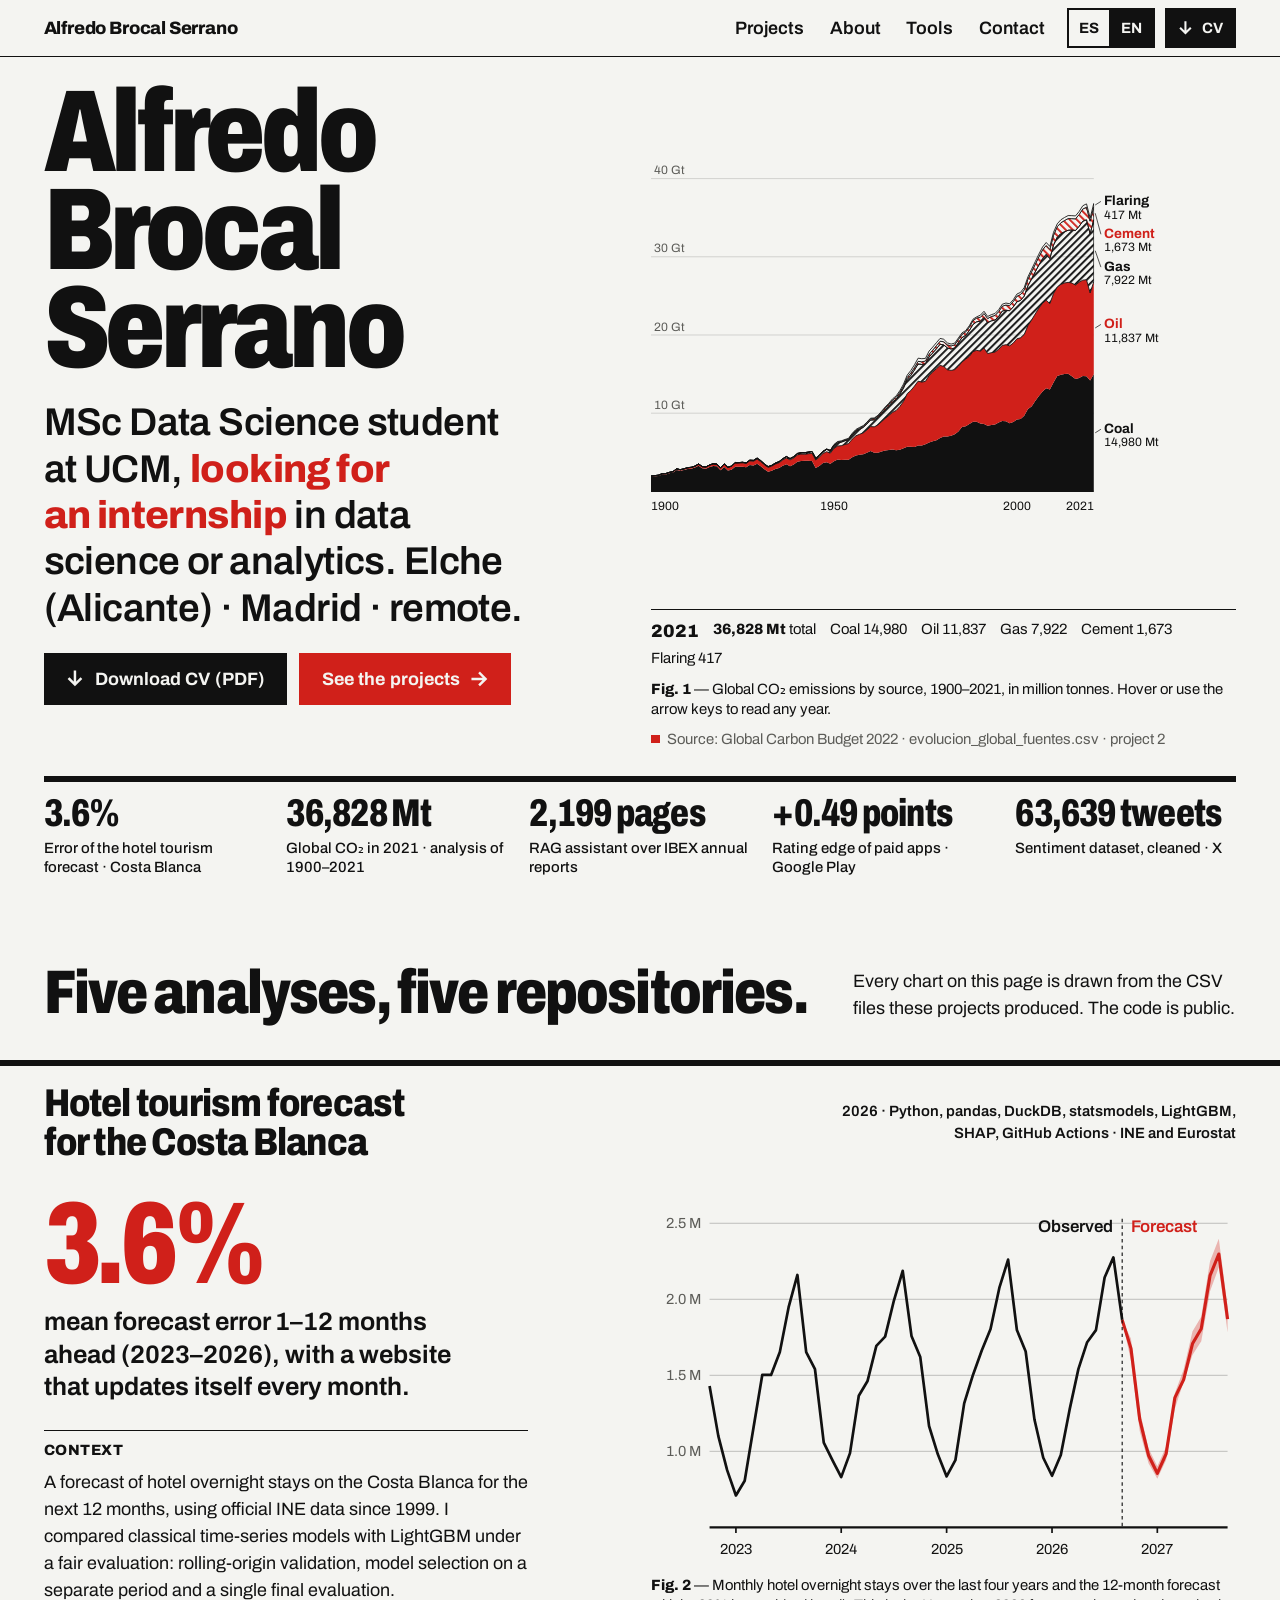
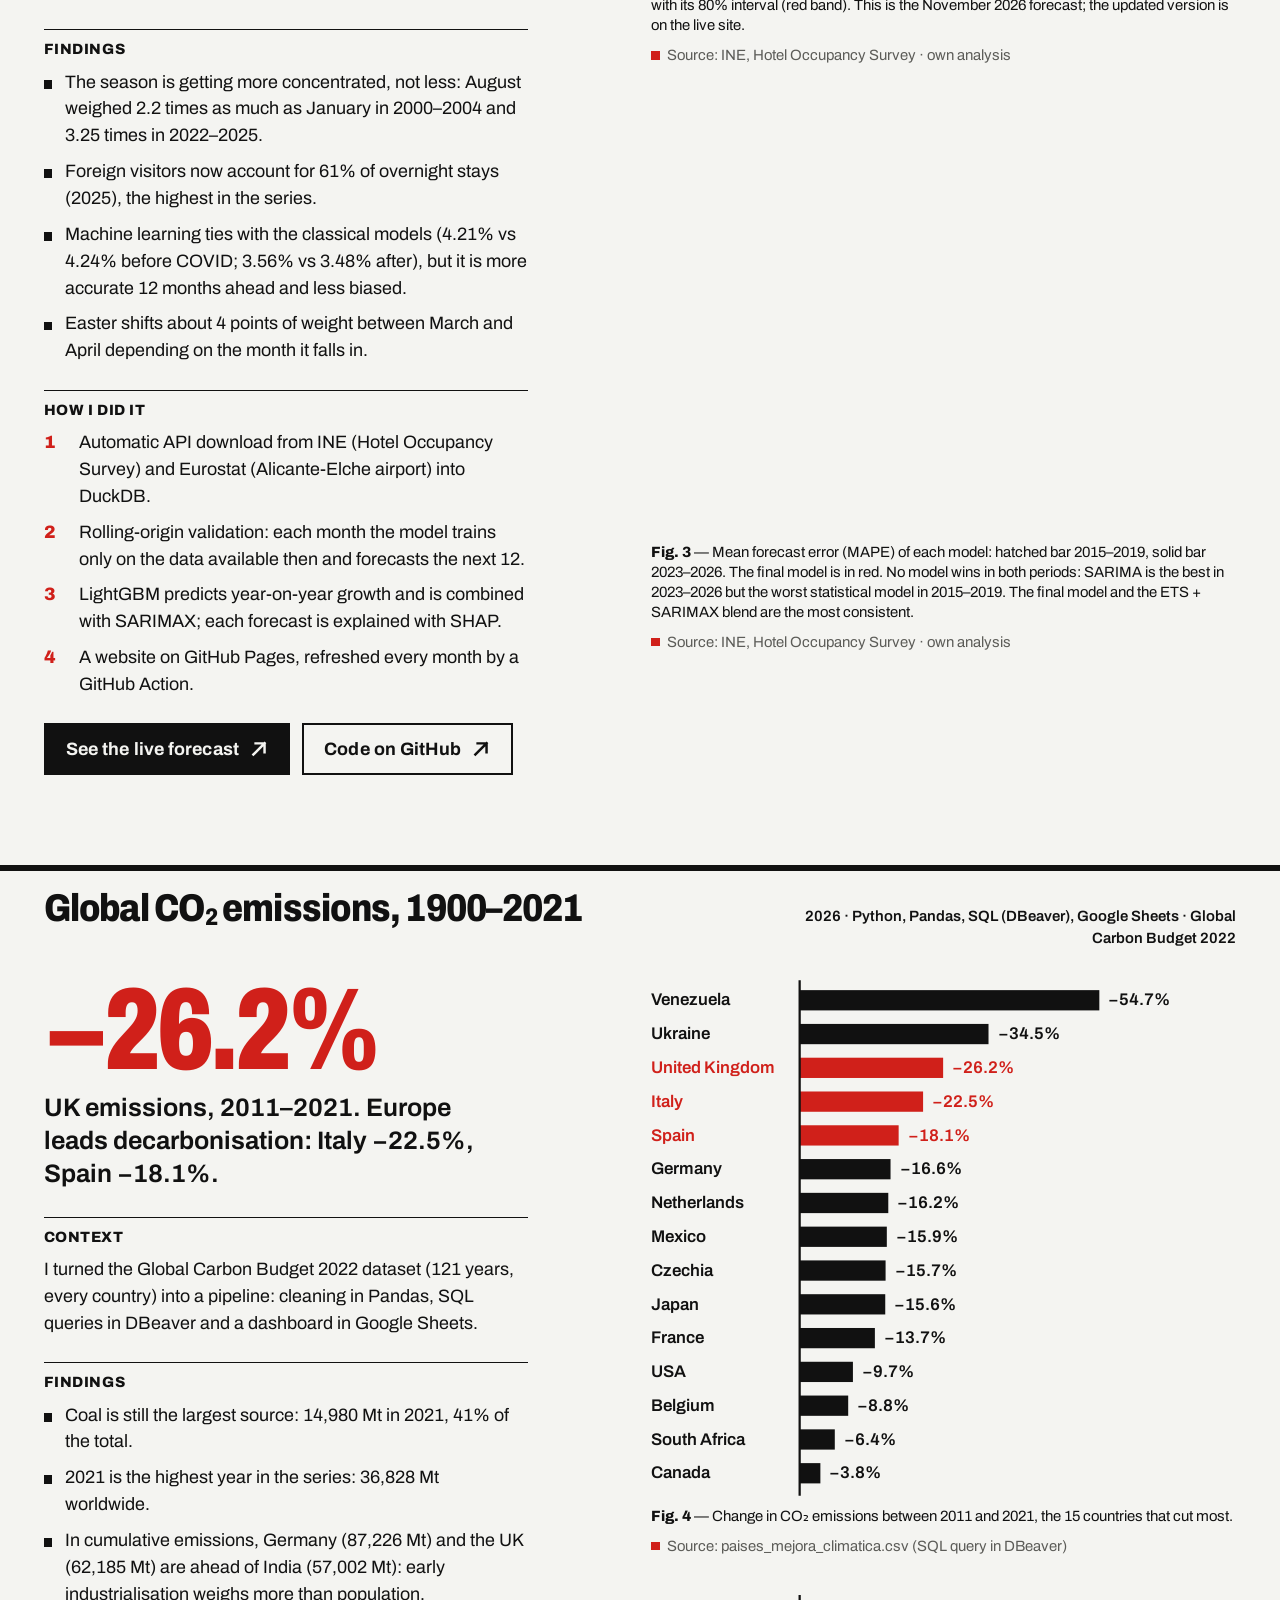
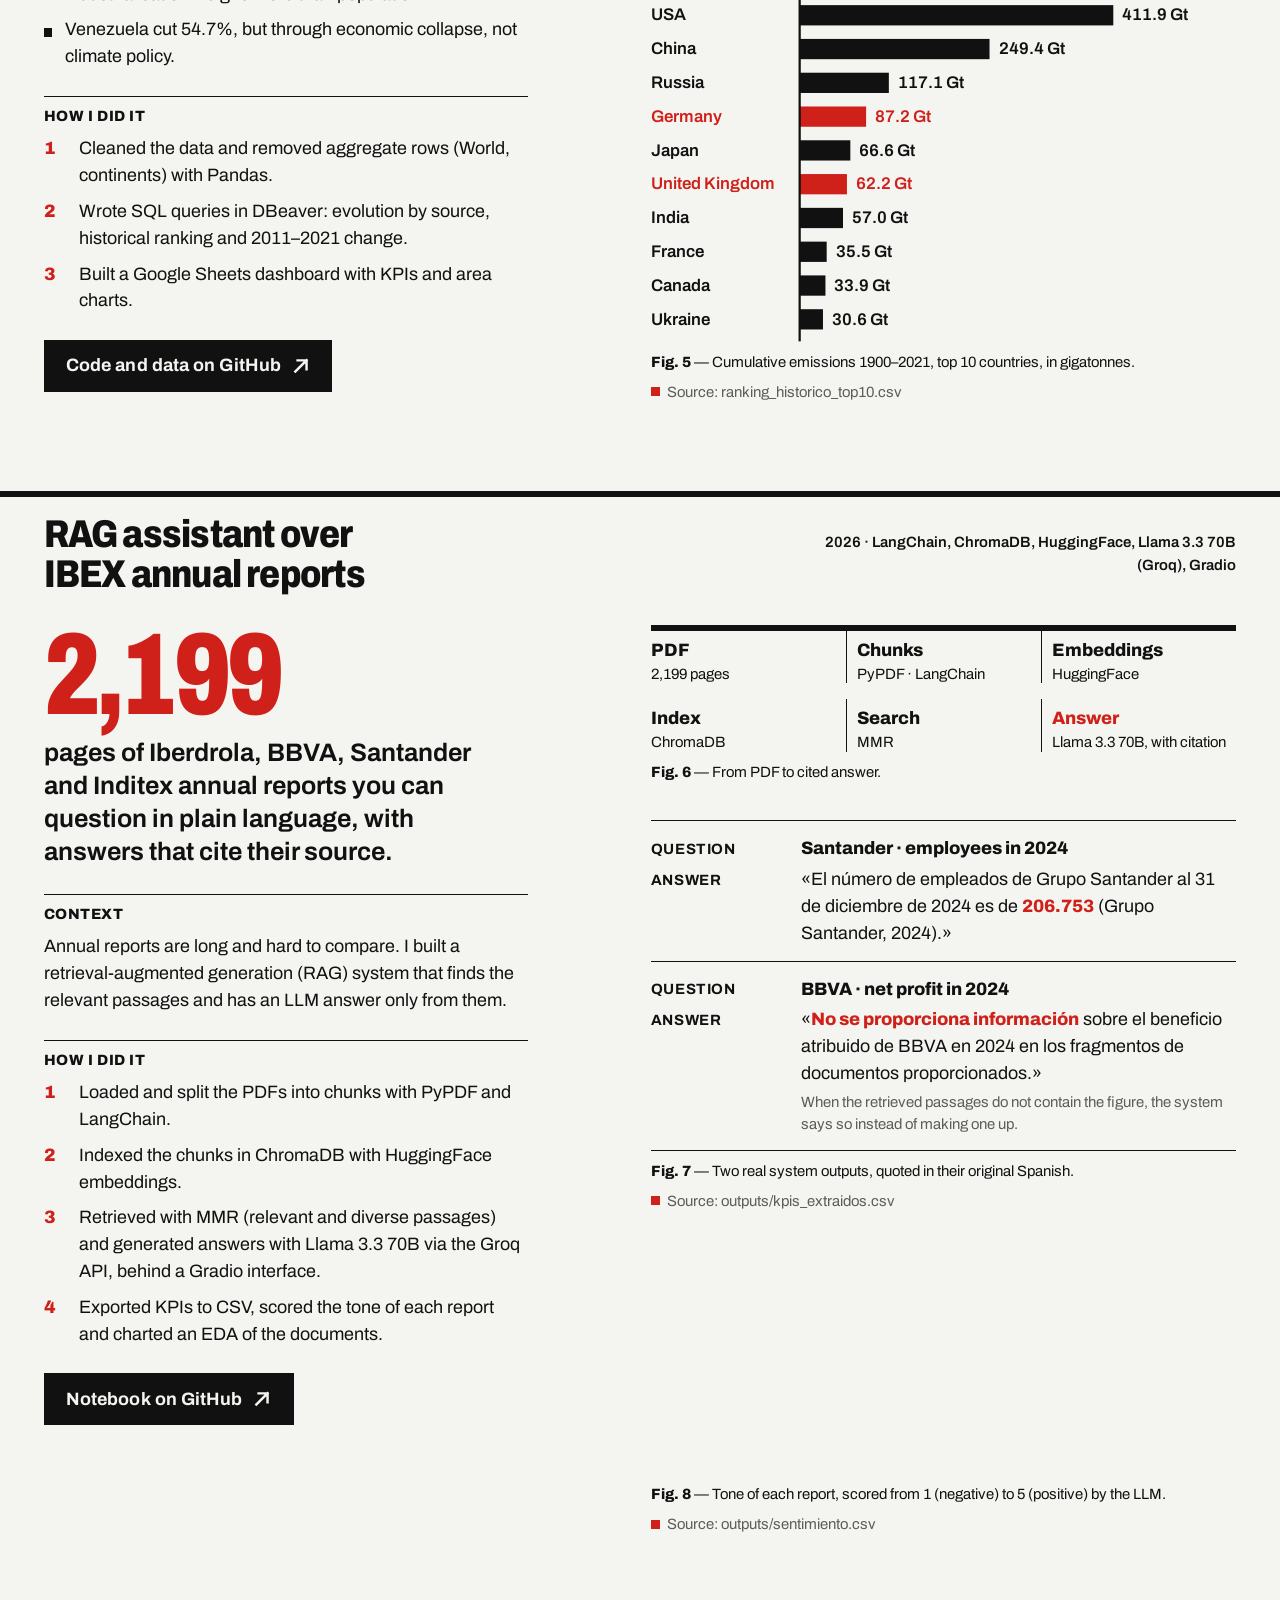
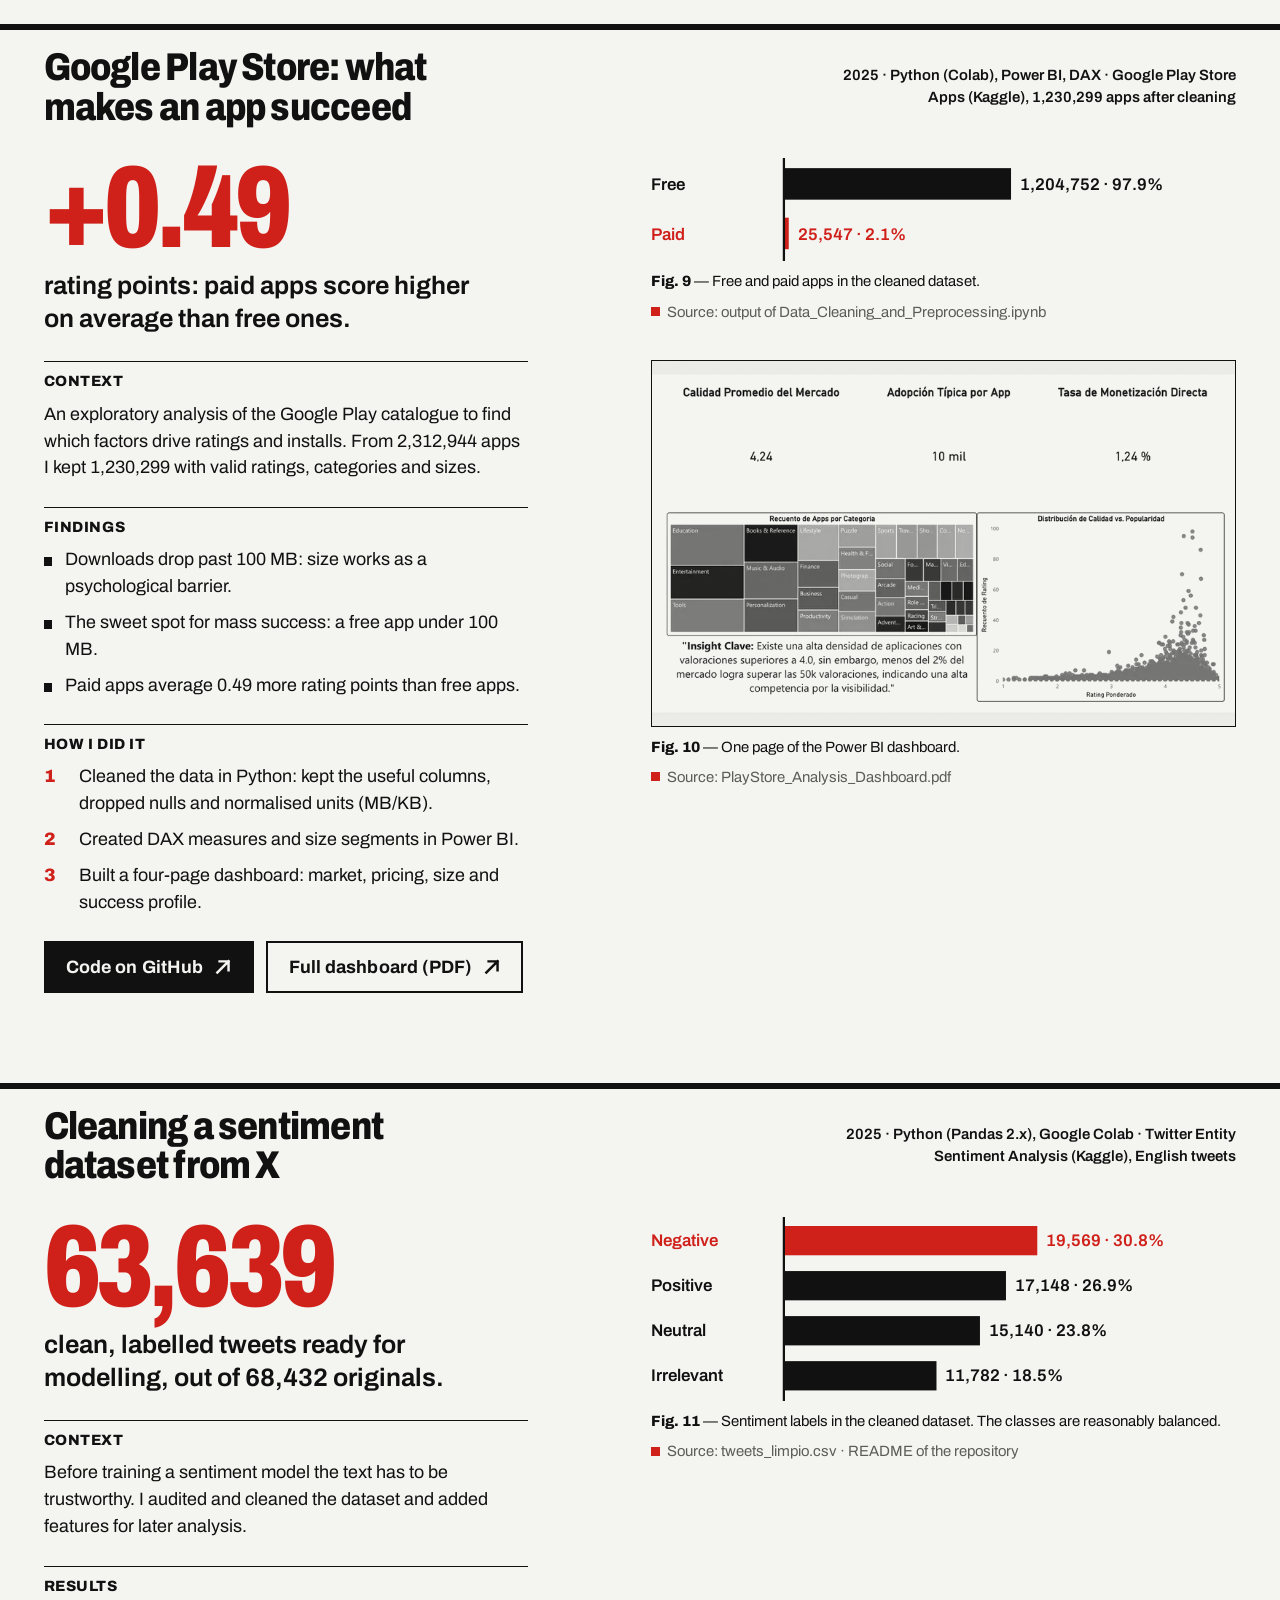
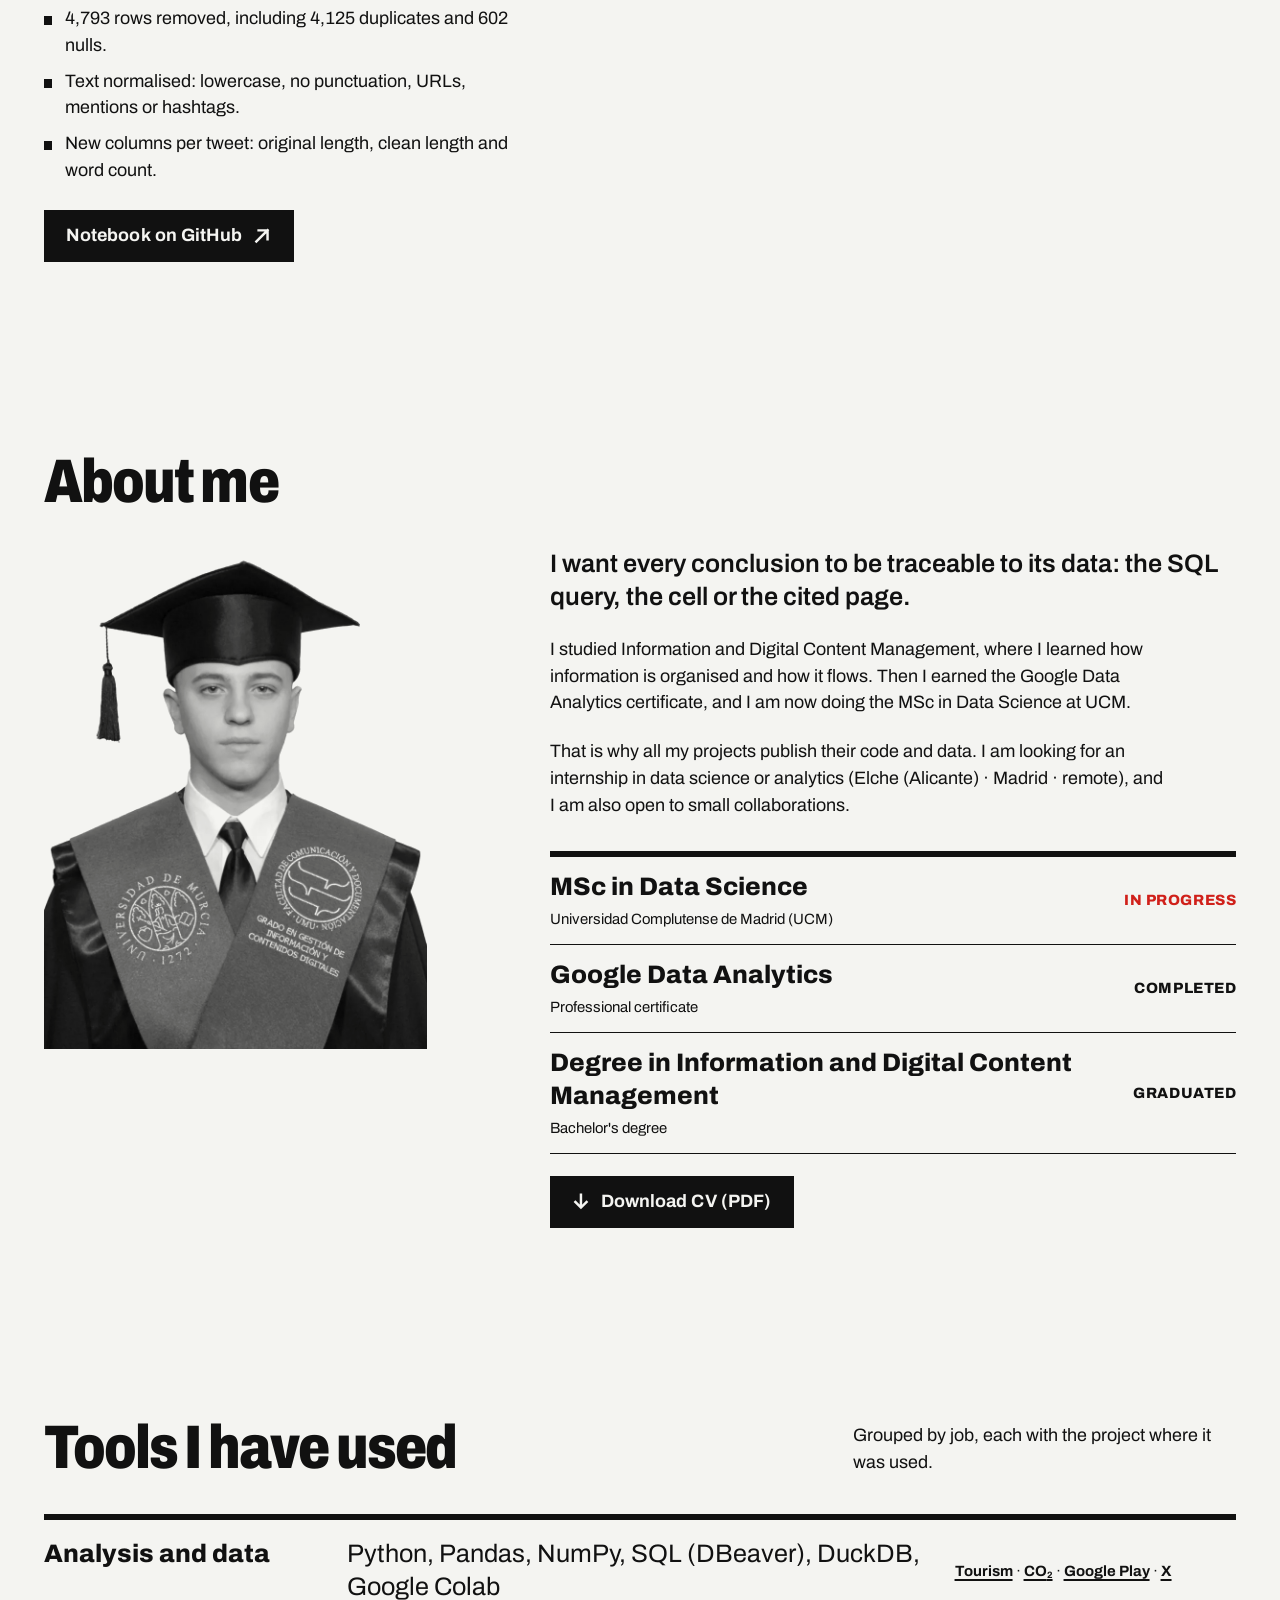
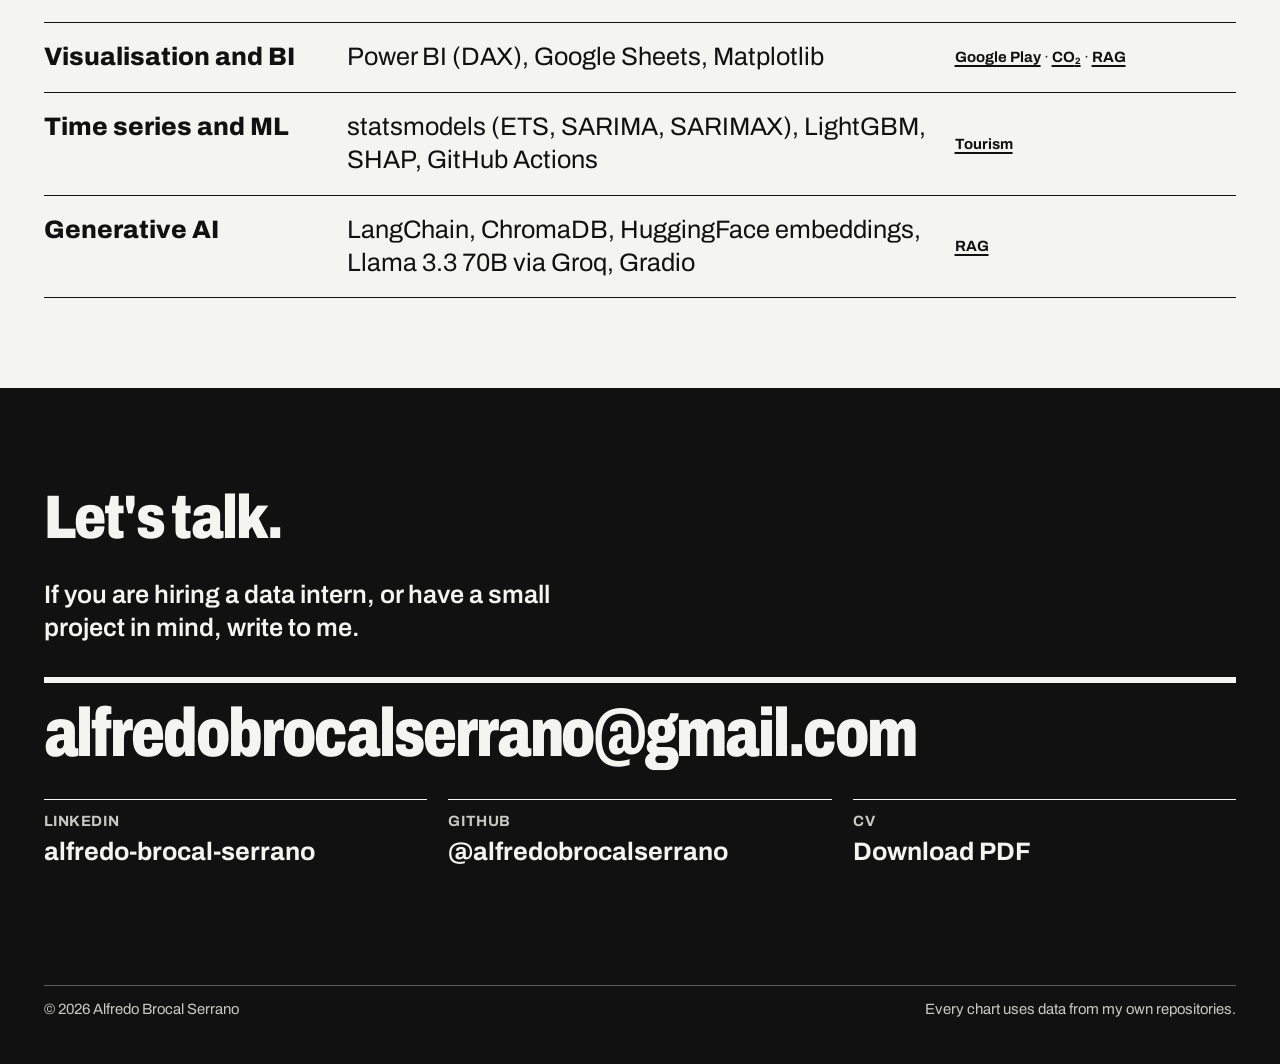
<file: index.html>
<!doctype html>
<html lang="es">
<head>
<meta charset="utf-8">
<meta name="viewport" content="width=device-width, initial-scale=1">
<title>Alfredo Brocal Serrano · Data Science</title>
<meta name="description" content="Estudiante del Máster en Data Science (UCM) que busca prácticas. Elche (Alicante) · Madrid · remoto. Cinco proyectos con datos reales: turismo en la Costa Blanca, CO₂, un asistente RAG, Google Play y sentimiento en X.">
<link rel="canonical" href="https://portfolio-alfredo-brocal.vercel.app/">
<meta property="og:type" content="website">
<meta property="og:url" content="https://portfolio-alfredo-brocal.vercel.app/">
<meta property="og:title" content="Alfredo Brocal Serrano · Data Science">
<meta property="og:description" content="Máster en Data Science (UCM). Busco prácticas · Elche (Alicante) · Madrid · remoto. Cinco análisis con datos reales y código en GitHub.">
<meta property="og:image" content="https://portfolio-alfredo-brocal.vercel.app/assets/og.png">
<meta property="og:image:width" content="1200">
<meta property="og:image:height" content="630">
<meta name="twitter:card" content="summary_large_image">
<meta name="theme-color" content="#f4f4f1">
<link rel="icon" href="./assets/favicon.svg" type="image/svg+xml">
<link rel="preload" href="./assets/fonts/archivo-latin.woff2" as="font" type="font/woff2" crossorigin>
<link rel="stylesheet" href="./styles.css">
<script type="application/ld+json">
{
  "@context": "https://schema.org",
  "@type": "Person",
  "name": "Alfredo Brocal Serrano",
  "jobTitle": "Data Scientist & Analyst",
  "url": "https://portfolio-alfredo-brocal.vercel.app/",
  "image": "https://portfolio-alfredo-brocal.vercel.app/assets/img/portrait.jpg",
  "email": "mailto:alfredobrocalserrano@gmail.com",
  "sameAs": [
    "https://www.linkedin.com/in/alfredo-brocal-serrano-a0b1a73ab/",
    "https://github.com/alfredobrocalserrano"
  ],
  "alumniOf": {
    "@type": "CollegeOrUniversity",
    "name": "Universidad de Murcia",
    "url": "https://www.um.es/"
  },
  "knowsAbout": ["Python", "SQL", "Pandas", "Power BI", "RAG", "LangChain"]
}
</script>
<script>document.documentElement.classList.add('js');</script>
</head>
<body>
<svg width="0" height="0" style="position:absolute" aria-hidden="true">
  <symbol id="i-down" viewBox="0 0 16 16"><path d="M8 1.5v11M3 8l5 5 5-5" fill="none" stroke="currentColor" stroke-width="2.2" stroke-linecap="square"/></symbol>
  <symbol id="i-out" viewBox="0 0 16 16"><path d="M5 3h8v8M13 3 3 13" fill="none" stroke="currentColor" stroke-width="2.2" stroke-linecap="square"/></symbol>
  <symbol id="i-right" viewBox="0 0 16 16"><path d="M1.5 8h11M8 3l5 5-5 5" fill="none" stroke="currentColor" stroke-width="2.2" stroke-linecap="square"/></symbol>
</svg>

<a class="skip" href="#main" data-en="Skip to content">Saltar al contenido</a>

<header class="nav">
  <div class="nav__inner">
    <a class="nav__name" href="#top">Alfredo Brocal Serrano</a>
    <nav class="nav__links" aria-label="Secciones" data-en-aria-label="Sections">
      <a href="#proyectos" data-en="Projects">Proyectos</a>
      <a href="#sobre-mi" data-en="About">Sobre mí</a>
      <a href="#herramientas" data-en="Tools">Herramientas</a>
      <a href="#contacto" data-en="Contact">Contacto</a>
    </nav>
    <div class="nav__tools">
      <div class="lang" role="group" aria-label="Idioma" data-en-aria-label="Language">
        <button type="button" data-lang="es" aria-pressed="true" lang="es">ES</button>
        <button type="button" data-lang="en" aria-pressed="false" lang="en">EN</button>
      </div>
      <a class="btn" href="./assets/CV_Alfredo_Brocal_Serrano.pdf" download aria-label="Descargar CV en PDF" data-en-aria-label="Download CV as PDF"><svg aria-hidden="true"><use href="#i-down"/></svg><span>CV</span></a>
    </div>
  </div>
</header>

<main id="main">

<section class="hero grid" id="top" aria-labelledby="hero-name">
  <div class="hero__text">
    <h1 id="hero-name"><span>Alfredo</span><span>Brocal</span><span>Serrano</span></h1>
    <p class="hero__role">
      <span data-en="MSc Data Science student at UCM,">Estudiante del Máster en Data Science en la UCM.</span>
      <strong data-en="looking for an internship">Busco prácticas</strong>
      <span data-en="in data science or analytics. Elche (Alicante) · Madrid · remote.">en ciencia y análisis de datos. Elche (Alicante) · Madrid · remoto.</span>
    </p>
    <div class="hero__cta">
      <a class="btn" href="./assets/CV_Alfredo_Brocal_Serrano.pdf" download><svg aria-hidden="true"><use href="#i-down"/></svg><span data-en="Download CV (PDF)">Descargar CV (PDF)</span></a>
      <a class="btn btn--red" href="#proyectos"><span data-en="See the projects">Ver los proyectos</span><svg aria-hidden="true"><use href="#i-right"/></svg></a>
    </div>
  </div>

  <figure class="hero__fig fig">
    <svg class="chart scrub" viewBox="0 0 820 500" preserveAspectRatio="xMinYMid meet" tabindex="0" role="img" aria-labelledby="fig1-t" aria-describedby="fig1-d"><title id="fig1-t" data-en="Global CO₂ emissions by source, 1900–2021">Emisiones globales de CO₂ por fuente, 1900–2021</title><desc id="fig1-d" data-en="Stacked area chart. Total emissions rise from 1,952 Mt in 1900 to 36,828 Mt in 2021. In 2021: coal 14,980, oil 11,837, gas 7,922, cement 1,673 and flaring 417 Mt. Use the left and right arrow keys to read each year.">Áreas apiladas. El total pasa de 1.952 Mt en 1900 a 36.828 Mt en 2021. En 2021: carbón 14.980, petróleo 11.837, gas 7.922, cemento 1.673 y gas quemado en antorcha 417 Mt. Usa las flechas izquierda y derecha para leer cada año.</desc><defs><pattern id="h-ink" width="7" height="7" patternUnits="userSpaceOnUse" patternTransform="rotate(45)"><rect width="2.6" height="7" fill="#111111"/></pattern><pattern id="h-red" width="7" height="7" patternUnits="userSpaceOnUse" patternTransform="rotate(-45)"><rect width="2.6" height="7" fill="#d0201a"/></pattern></defs><line class="grid-l" x1="0" x2="620" y1="350.5" y2="350.5"/><text class="t-s t-dim" x="4" y="344.5">10 Gt</text><line class="grid-l" x1="0" x2="620" y1="241.0" y2="241.0"/><text class="t-s t-dim" x="4" y="235.0">20 Gt</text><line class="grid-l" x1="0" x2="620" y1="131.5" y2="131.5"/><text class="t-s t-dim" x="4" y="125.5">30 Gt</text><line class="grid-l" x1="0" x2="620" y1="22.0" y2="22.0"/><text class="t-s t-dim" x="4" y="16.0">40 Gt</text><g class="wipe" data-wipe><path d="M0.0,439.5 5.1,438.9 10.2,438.4 15.4,436.4 20.5,436.3 25.6,434.7 30.7,433.5 35.9,429.9 41.0,431.2 46.1,430.1 51.2,428.7 56.4,428.3 61.5,426.6 66.6,424.0 71.7,427.6 76.9,428.2 82.0,425.7 87.1,424.3 92.2,424.9 97.4,430.3 102.5,425.8 107.6,430.8 112.7,429.7 117.9,425.5 123.0,425.5 128.1,425.5 133.2,426.3 138.3,423.2 143.5,423.8 148.6,421.4 153.7,424.8 158.8,429.0 164.0,432.4 169.1,431.1 174.2,428.5 179.3,427.2 184.5,424.0 189.6,422.1 194.7,424.7 199.8,422.4 205.0,418.5 210.1,417.5 215.2,417.2 220.3,417.0 225.5,417.6 230.6,427.2 235.7,424.6 240.8,420.3 246.0,419.1 251.1,421.2 256.2,417.8 261.3,415.5 266.4,416.1 271.6,415.7 276.7,415.8 281.8,412.1 286.9,409.7 292.1,408.7 297.2,407.9 302.3,405.8 307.4,403.6 312.6,405.9 317.7,406.0 322.8,404.1 327.9,402.9 333.1,402.0 338.2,401.4 343.3,402.3 348.4,401.7 353.6,399.5 358.7,397.6 363.8,397.6 368.9,397.7 374.0,395.8 379.2,395.8 384.3,393.9 389.4,391.4 394.5,389.7 399.7,388.5 404.8,385.1 409.9,383.1 415.0,383.3 420.2,382.0 425.3,379.9 430.4,376.0 435.5,370.0 440.7,368.7 445.8,365.6 450.9,362.4 456.0,362.4 461.2,364.9 466.3,365.8 471.4,368.0 476.5,366.9 481.7,366.4 486.8,363.7 491.9,361.3 497.0,361.8 502.1,364.5 507.3,363.0 512.4,359.2 517.5,358.7 522.6,354.0 527.8,344.8 532.9,341.0 538.0,333.6 543.1,326.5 548.3,320.1 553.4,315.5 558.5,317.5 563.6,307.5 568.8,298.6 573.9,296.6 579.0,295.5 584.1,295.2 589.3,298.9 594.4,302.8 599.5,301.1 604.6,298.5 609.8,298.8 614.9,304.8 620.0,296.0 L620.0,460.0 614.9,460.0 609.8,460.0 604.6,460.0 599.5,460.0 594.4,460.0 589.3,460.0 584.1,460.0 579.0,460.0 573.9,460.0 568.8,460.0 563.6,460.0 558.5,460.0 553.4,460.0 548.3,460.0 543.1,460.0 538.0,460.0 532.9,460.0 527.8,460.0 522.6,460.0 517.5,460.0 512.4,460.0 507.3,460.0 502.1,460.0 497.0,460.0 491.9,460.0 486.8,460.0 481.7,460.0 476.5,460.0 471.4,460.0 466.3,460.0 461.2,460.0 456.0,460.0 450.9,460.0 445.8,460.0 440.7,460.0 435.5,460.0 430.4,460.0 425.3,460.0 420.2,460.0 415.0,460.0 409.9,460.0 404.8,460.0 399.7,460.0 394.5,460.0 389.4,460.0 384.3,460.0 379.2,460.0 374.0,460.0 368.9,460.0 363.8,460.0 358.7,460.0 353.6,460.0 348.4,460.0 343.3,460.0 338.2,460.0 333.1,460.0 327.9,460.0 322.8,460.0 317.7,460.0 312.6,460.0 307.4,460.0 302.3,460.0 297.2,460.0 292.1,460.0 286.9,460.0 281.8,460.0 276.7,460.0 271.6,460.0 266.4,460.0 261.3,460.0 256.2,460.0 251.1,460.0 246.0,460.0 240.8,460.0 235.7,460.0 230.6,460.0 225.5,460.0 220.3,460.0 215.2,460.0 210.1,460.0 205.0,460.0 199.8,460.0 194.7,460.0 189.6,460.0 184.5,460.0 179.3,460.0 174.2,460.0 169.1,460.0 164.0,460.0 158.8,460.0 153.7,460.0 148.6,460.0 143.5,460.0 138.3,460.0 133.2,460.0 128.1,460.0 123.0,460.0 117.9,460.0 112.7,460.0 107.6,460.0 102.5,460.0 97.4,460.0 92.2,460.0 87.1,460.0 82.0,460.0 76.9,460.0 71.7,460.0 66.6,460.0 61.5,460.0 56.4,460.0 51.2,460.0 46.1,460.0 41.0,460.0 35.9,460.0 30.7,460.0 25.6,460.0 20.5,460.0 15.4,460.0 10.2,460.0 5.1,460.0 0.0,460.0 Z" fill="#111111"/><path d="M0.0,438.7 5.1,438.1 10.2,437.5 15.4,435.5 20.5,435.2 25.6,433.6 30.7,432.5 35.9,428.6 41.0,429.8 46.1,428.6 51.2,427.1 56.4,426.6 61.5,424.9 66.6,422.0 71.7,425.5 76.9,426.1 82.0,423.4 87.1,421.7 92.2,422.2 97.4,427.3 102.5,421.9 107.6,426.6 112.7,425.0 117.9,420.4 123.0,420.3 128.1,420.1 133.2,420.9 138.3,417.3 143.5,417.8 148.6,414.8 153.7,418.5 158.8,422.9 164.0,426.5 169.1,424.7 174.2,421.7 179.3,419.9 184.5,416.0 189.6,413.1 194.7,415.9 199.8,413.3 205.0,408.9 210.1,407.8 215.2,408.0 220.3,407.3 225.5,406.5 230.6,416.1 235.7,412.1 240.8,407.0 246.0,404.4 251.1,406.5 256.2,399.7 261.3,396.5 266.4,396.0 271.6,394.3 276.7,393.1 281.8,386.8 286.9,382.2 292.1,380.0 297.2,378.1 302.3,374.0 307.4,369.3 312.6,369.6 317.7,367.0 322.8,362.4 327.9,357.9 333.1,353.7 338.2,349.3 343.3,346.7 348.4,341.2 353.6,334.0 358.7,323.2 363.8,318.7 368.9,312.6 374.0,305.7 379.2,307.0 384.3,305.9 389.4,297.9 394.5,292.9 399.7,288.2 404.8,283.5 409.9,285.1 415.0,289.7 420.2,290.6 425.3,289.5 430.4,284.8 435.5,278.8 440.7,274.8 445.8,270.9 450.9,264.2 456.0,262.5 461.2,263.6 466.3,259.3 471.4,267.0 476.5,265.8 481.7,264.9 486.8,261.2 491.9,255.7 497.0,254.6 502.1,256.2 507.3,252.3 512.4,246.4 517.5,244.9 522.6,240.3 527.8,227.9 532.9,220.0 538.0,211.6 543.1,203.4 548.3,196.5 553.4,192.3 558.5,197.1 563.6,183.1 568.8,173.9 573.9,170.2 579.0,168.2 584.1,167.3 589.3,168.3 594.4,171.1 599.5,167.1 604.6,164.2 609.8,163.6 614.9,182.2 620.0,166.4 L620.0,296.0 614.9,304.8 609.8,298.8 604.6,298.5 599.5,301.1 594.4,302.8 589.3,298.9 584.1,295.2 579.0,295.5 573.9,296.6 568.8,298.6 563.6,307.5 558.5,317.5 553.4,315.5 548.3,320.1 543.1,326.5 538.0,333.6 532.9,341.0 527.8,344.8 522.6,354.0 517.5,358.7 512.4,359.2 507.3,363.0 502.1,364.5 497.0,361.8 491.9,361.3 486.8,363.7 481.7,366.4 476.5,366.9 471.4,368.0 466.3,365.8 461.2,364.9 456.0,362.4 450.9,362.4 445.8,365.6 440.7,368.7 435.5,370.0 430.4,376.0 425.3,379.9 420.2,382.0 415.0,383.3 409.9,383.1 404.8,385.1 399.7,388.5 394.5,389.7 389.4,391.4 384.3,393.9 379.2,395.8 374.0,395.8 368.9,397.7 363.8,397.6 358.7,397.6 353.6,399.5 348.4,401.7 343.3,402.3 338.2,401.4 333.1,402.0 327.9,402.9 322.8,404.1 317.7,406.0 312.6,405.9 307.4,403.6 302.3,405.8 297.2,407.9 292.1,408.7 286.9,409.7 281.8,412.1 276.7,415.8 271.6,415.7 266.4,416.1 261.3,415.5 256.2,417.8 251.1,421.2 246.0,419.1 240.8,420.3 235.7,424.6 230.6,427.2 225.5,417.6 220.3,417.0 215.2,417.2 210.1,417.5 205.0,418.5 199.8,422.4 194.7,424.7 189.6,422.1 184.5,424.0 179.3,427.2 174.2,428.5 169.1,431.1 164.0,432.4 158.8,429.0 153.7,424.8 148.6,421.4 143.5,423.8 138.3,423.2 133.2,426.3 128.1,425.5 123.0,425.5 117.9,425.5 112.7,429.7 107.6,430.8 102.5,425.8 97.4,430.3 92.2,424.9 87.1,424.3 82.0,425.7 76.9,428.2 71.7,427.6 66.6,424.0 61.5,426.6 56.4,428.3 51.2,428.7 46.1,430.1 41.0,431.2 35.9,429.9 30.7,433.5 25.6,434.7 20.5,436.3 15.4,436.4 10.2,438.4 5.1,438.9 0.0,439.5 Z" fill="#d0201a"/><path d="M0.0,438.6 5.1,437.9 10.2,437.4 15.4,435.3 20.5,435.1 25.6,433.4 30.7,432.3 35.9,428.4 41.0,429.6 46.1,428.4 51.2,426.8 56.4,426.3 61.5,424.6 66.6,421.6 71.7,425.2 76.9,425.7 82.0,423.0 87.1,421.3 92.2,421.8 97.4,426.9 102.5,421.5 107.6,426.2 112.7,424.6 117.9,419.8 123.0,419.7 128.1,419.4 133.2,420.1 138.3,416.5 143.5,416.9 148.6,413.7 153.7,417.3 158.8,421.8 164.0,425.6 169.1,423.7 174.2,420.6 179.3,418.6 184.5,414.7 189.6,411.5 194.7,414.4 199.8,411.7 205.0,407.2 210.1,406.1 215.2,406.2 220.3,405.3 225.5,404.3 230.6,413.8 235.7,409.7 240.8,404.3 246.0,401.3 251.1,403.2 256.2,395.9 261.3,391.9 266.4,391.1 271.6,389.1 276.7,387.6 281.8,380.8 286.9,375.8 292.1,373.0 297.2,370.4 302.3,365.7 307.4,360.2 312.6,359.9 317.7,356.4 322.8,350.9 327.9,345.3 333.1,340.2 338.2,334.6 343.3,331.1 348.4,324.1 353.6,315.3 358.7,303.5 363.8,297.5 368.9,290.1 374.0,281.6 379.2,282.3 384.3,281.2 389.4,271.7 394.5,266.2 399.7,260.3 404.8,254.1 409.9,254.9 415.0,259.1 420.2,260.7 425.3,259.2 430.4,251.9 435.5,244.7 440.7,241.5 445.8,234.7 450.9,226.2 456.0,222.6 461.2,221.6 466.3,216.5 471.4,223.7 476.5,221.3 481.7,220.0 486.8,215.1 491.9,207.5 497.0,206.3 502.1,207.1 507.3,201.7 512.4,194.6 517.5,192.6 522.6,186.6 527.8,172.2 532.9,162.5 538.0,152.7 543.1,143.1 548.3,134.2 553.4,128.1 558.5,134.1 563.6,115.3 568.8,104.2 573.9,99.0 579.0,96.5 584.1,94.4 589.3,94.0 594.4,94.7 599.5,88.9 604.6,81.8 609.8,79.8 614.9,99.5 620.0,79.6 L620.0,166.4 614.9,182.2 609.8,163.6 604.6,164.2 599.5,167.1 594.4,171.1 589.3,168.3 584.1,167.3 579.0,168.2 573.9,170.2 568.8,173.9 563.6,183.1 558.5,197.1 553.4,192.3 548.3,196.5 543.1,203.4 538.0,211.6 532.9,220.0 527.8,227.9 522.6,240.3 517.5,244.9 512.4,246.4 507.3,252.3 502.1,256.2 497.0,254.6 491.9,255.7 486.8,261.2 481.7,264.9 476.5,265.8 471.4,267.0 466.3,259.3 461.2,263.6 456.0,262.5 450.9,264.2 445.8,270.9 440.7,274.8 435.5,278.8 430.4,284.8 425.3,289.5 420.2,290.6 415.0,289.7 409.9,285.1 404.8,283.5 399.7,288.2 394.5,292.9 389.4,297.9 384.3,305.9 379.2,307.0 374.0,305.7 368.9,312.6 363.8,318.7 358.7,323.2 353.6,334.0 348.4,341.2 343.3,346.7 338.2,349.3 333.1,353.7 327.9,357.9 322.8,362.4 317.7,367.0 312.6,369.6 307.4,369.3 302.3,374.0 297.2,378.1 292.1,380.0 286.9,382.2 281.8,386.8 276.7,393.1 271.6,394.3 266.4,396.0 261.3,396.5 256.2,399.7 251.1,406.5 246.0,404.4 240.8,407.0 235.7,412.1 230.6,416.1 225.5,406.5 220.3,407.3 215.2,408.0 210.1,407.8 205.0,408.9 199.8,413.3 194.7,415.9 189.6,413.1 184.5,416.0 179.3,419.9 174.2,421.7 169.1,424.7 164.0,426.5 158.8,422.9 153.7,418.5 148.6,414.8 143.5,417.8 138.3,417.3 133.2,420.9 128.1,420.1 123.0,420.3 117.9,420.4 112.7,425.0 107.6,426.6 102.5,421.9 97.4,427.3 92.2,422.2 87.1,421.7 82.0,423.4 76.9,426.1 71.7,425.5 66.6,422.0 61.5,424.9 56.4,426.6 51.2,427.1 46.1,428.6 41.0,429.8 35.9,428.6 30.7,432.5 25.6,433.6 20.5,435.2 15.4,435.5 10.2,437.5 5.1,438.1 0.0,438.7 Z" fill="url(#h-ink)" stroke="#111111" stroke-width="1.2"/><path d="M0.0,438.6 5.1,437.9 10.2,437.4 15.4,435.3 20.5,435.1 25.6,433.4 30.7,432.3 35.9,428.4 41.0,429.6 46.1,428.4 51.2,426.8 56.4,426.3 61.5,424.6 66.6,421.6 71.7,425.2 76.9,425.7 82.0,423.0 87.1,421.3 92.2,421.8 97.4,426.9 102.5,421.5 107.6,426.2 112.7,424.6 117.9,419.8 123.0,419.7 128.1,419.2 133.2,420.0 138.3,416.3 143.5,416.5 148.6,413.3 153.7,416.9 158.8,421.5 164.0,425.3 169.1,423.5 174.2,420.3 179.3,418.3 184.5,414.2 189.6,411.1 194.7,414.0 199.8,411.4 205.0,406.9 210.1,405.7 215.2,405.8 220.3,404.9 225.5,404.1 230.6,413.5 235.7,409.3 240.8,403.8 246.0,400.8 251.1,402.6 256.2,395.1 261.3,391.1 266.4,390.2 271.6,388.2 276.7,386.6 281.8,379.6 286.9,374.5 292.1,371.6 297.2,368.9 302.3,364.1 307.4,358.5 312.6,358.1 317.7,354.5 322.8,348.9 327.9,343.0 333.1,337.9 338.2,332.0 343.3,328.4 348.4,321.3 353.6,312.4 358.7,300.4 363.8,294.2 368.9,286.6 374.0,277.9 379.2,278.5 384.3,277.5 389.4,267.9 394.5,262.1 399.7,255.9 404.8,249.7 409.9,250.5 415.0,254.7 420.2,256.3 425.3,254.7 430.4,247.3 435.5,240.0 440.7,236.6 445.8,229.7 450.9,220.9 456.0,217.2 461.2,216.2 466.3,210.9 471.4,217.9 476.5,215.2 481.7,213.6 486.8,208.3 491.9,200.6 497.0,199.1 502.1,199.9 507.3,194.1 512.4,186.7 517.5,184.3 522.6,177.9 527.8,162.9 532.9,152.5 538.0,142.1 543.1,131.6 548.3,121.8 553.4,115.6 558.5,121.2 563.6,101.5 568.8,89.4 573.9,83.9 579.0,80.7 584.1,78.0 589.3,78.1 594.4,78.4 599.5,72.3 604.6,64.6 609.8,62.1 614.9,81.6 620.0,61.3 L620.0,79.6 614.9,99.5 609.8,79.8 604.6,81.8 599.5,88.9 594.4,94.7 589.3,94.0 584.1,94.4 579.0,96.5 573.9,99.0 568.8,104.2 563.6,115.3 558.5,134.1 553.4,128.1 548.3,134.2 543.1,143.1 538.0,152.7 532.9,162.5 527.8,172.2 522.6,186.6 517.5,192.6 512.4,194.6 507.3,201.7 502.1,207.1 497.0,206.3 491.9,207.5 486.8,215.1 481.7,220.0 476.5,221.3 471.4,223.7 466.3,216.5 461.2,221.6 456.0,222.6 450.9,226.2 445.8,234.7 440.7,241.5 435.5,244.7 430.4,251.9 425.3,259.2 420.2,260.7 415.0,259.1 409.9,254.9 404.8,254.1 399.7,260.3 394.5,266.2 389.4,271.7 384.3,281.2 379.2,282.3 374.0,281.6 368.9,290.1 363.8,297.5 358.7,303.5 353.6,315.3 348.4,324.1 343.3,331.1 338.2,334.6 333.1,340.2 327.9,345.3 322.8,350.9 317.7,356.4 312.6,359.9 307.4,360.2 302.3,365.7 297.2,370.4 292.1,373.0 286.9,375.8 281.8,380.8 276.7,387.6 271.6,389.1 266.4,391.1 261.3,391.9 256.2,395.9 251.1,403.2 246.0,401.3 240.8,404.3 235.7,409.7 230.6,413.8 225.5,404.3 220.3,405.3 215.2,406.2 210.1,406.1 205.0,407.2 199.8,411.7 194.7,414.4 189.6,411.5 184.5,414.7 179.3,418.6 174.2,420.6 169.1,423.7 164.0,425.6 158.8,421.8 153.7,417.3 148.6,413.7 143.5,416.9 138.3,416.5 133.2,420.1 128.1,419.4 123.0,419.7 117.9,419.8 112.7,424.6 107.6,426.2 102.5,421.5 97.4,426.9 92.2,421.8 87.1,421.3 82.0,423.0 76.9,425.7 71.7,425.2 66.6,421.6 61.5,424.6 56.4,426.3 51.2,426.8 46.1,428.4 41.0,429.6 35.9,428.4 30.7,432.3 25.6,433.4 20.5,435.1 15.4,435.3 10.2,437.4 5.1,437.9 0.0,438.6 Z" fill="url(#h-red)" stroke="#111111" stroke-width="1.2"/><path d="M0.0,438.6 5.1,437.9 10.2,437.4 15.4,435.3 20.5,435.1 25.6,433.4 30.7,432.3 35.9,428.4 41.0,429.6 46.1,428.4 51.2,426.8 56.4,426.3 61.5,424.6 66.6,421.6 71.7,425.2 76.9,425.7 82.0,423.0 87.1,421.3 92.2,421.8 97.4,426.9 102.5,421.5 107.6,426.2 112.7,424.6 117.9,419.8 123.0,419.7 128.1,419.2 133.2,420.0 138.3,416.3 143.5,416.5 148.6,413.3 153.7,416.9 158.8,421.5 164.0,425.3 169.1,423.5 174.2,420.3 179.3,418.3 184.5,414.2 189.6,411.1 194.7,414.0 199.8,411.4 205.0,406.9 210.1,405.7 215.2,405.8 220.3,404.9 225.5,404.1 230.6,413.5 235.7,409.3 240.8,403.8 246.0,400.8 251.1,402.6 256.2,394.3 261.3,390.2 266.4,389.3 271.6,387.3 276.7,385.7 281.8,378.6 286.9,373.3 292.1,370.4 297.2,367.9 302.3,363.1 307.4,357.5 312.6,357.2 317.7,353.6 322.8,347.9 327.9,341.8 333.1,336.5 338.2,330.5 343.3,326.3 348.4,319.0 353.6,309.7 358.7,297.3 363.8,290.7 368.9,282.8 374.0,273.5 379.2,274.2 384.3,273.8 389.4,263.5 394.5,257.9 399.7,251.7 404.8,245.8 409.9,247.0 415.0,252.1 420.2,253.7 425.3,252.4 430.4,245.2 435.5,238.0 440.7,234.8 445.8,227.9 450.9,218.9 456.0,215.6 461.2,213.3 466.3,207.8 471.4,215.1 476.5,212.6 481.7,210.9 486.8,205.6 491.9,197.9 497.0,196.3 502.1,197.3 507.3,191.6 512.4,183.7 517.5,181.3 522.6,174.6 527.8,159.6 532.9,149.0 538.0,138.4 543.1,127.8 548.3,117.8 553.4,111.5 558.5,117.0 563.6,97.4 568.8,85.4 573.9,79.7 579.0,76.5 584.1,73.8 589.3,73.9 594.4,74.3 599.5,68.1 604.6,60.1 609.8,57.3 614.9,77.1 620.0,56.7 L620.0,61.3 614.9,81.6 609.8,62.1 604.6,64.6 599.5,72.3 594.4,78.4 589.3,78.1 584.1,78.0 579.0,80.7 573.9,83.9 568.8,89.4 563.6,101.5 558.5,121.2 553.4,115.6 548.3,121.8 543.1,131.6 538.0,142.1 532.9,152.5 527.8,162.9 522.6,177.9 517.5,184.3 512.4,186.7 507.3,194.1 502.1,199.9 497.0,199.1 491.9,200.6 486.8,208.3 481.7,213.6 476.5,215.2 471.4,217.9 466.3,210.9 461.2,216.2 456.0,217.2 450.9,220.9 445.8,229.7 440.7,236.6 435.5,240.0 430.4,247.3 425.3,254.7 420.2,256.3 415.0,254.7 409.9,250.5 404.8,249.7 399.7,255.9 394.5,262.1 389.4,267.9 384.3,277.5 379.2,278.5 374.0,277.9 368.9,286.6 363.8,294.2 358.7,300.4 353.6,312.4 348.4,321.3 343.3,328.4 338.2,332.0 333.1,337.9 327.9,343.0 322.8,348.9 317.7,354.5 312.6,358.1 307.4,358.5 302.3,364.1 297.2,368.9 292.1,371.6 286.9,374.5 281.8,379.6 276.7,386.6 271.6,388.2 266.4,390.2 261.3,391.1 256.2,395.1 251.1,402.6 246.0,400.8 240.8,403.8 235.7,409.3 230.6,413.5 225.5,404.1 220.3,404.9 215.2,405.8 210.1,405.7 205.0,406.9 199.8,411.4 194.7,414.0 189.6,411.1 184.5,414.2 179.3,418.3 174.2,420.3 169.1,423.5 164.0,425.3 158.8,421.5 153.7,416.9 148.6,413.3 143.5,416.5 138.3,416.3 133.2,420.0 128.1,419.2 123.0,419.7 117.9,419.8 112.7,424.6 107.6,426.2 102.5,421.5 97.4,426.9 92.2,421.8 87.1,421.3 82.0,423.0 76.9,425.7 71.7,425.2 66.6,421.6 61.5,424.6 56.4,426.3 51.2,426.8 46.1,428.4 41.0,429.6 35.9,428.4 30.7,432.3 25.6,433.4 20.5,435.1 15.4,435.3 10.2,437.4 5.1,437.9 0.0,438.6 Z" fill="#f4f4f1" stroke="#111111" stroke-width="1.2"/></g><line class="axis" x1="0" x2="620" y1="460.0" y2="460.0"/><line x1="622" x2="630" y1="59.0" y2="54.0" stroke="#111111" stroke-width="1"/><text class="t-m" x="634" y="59.0" data-en="Flaring">Gas quemado</text><text class="t-s lab-v" x="634" y="78.0" data-en="417 Mt">417 Mt</text><line x1="622" x2="630" y1="70.5" y2="100.0" stroke="#111111" stroke-width="1"/><text class="t-m t-red" x="634" y="105.0" data-en="Cement">Cemento</text><text class="t-s lab-v" x="634" y="124.0" data-en="1,673 Mt">1.673 Mt</text><line x1="622" x2="630" y1="123.0" y2="146.0" stroke="#111111" stroke-width="1"/><text class="t-m" x="634" y="151.0" data-en="Gas">Gas</text><text class="t-s lab-v" x="634" y="170.0" data-en="7,922 Mt">7.922 Mt</text><line x1="622" x2="630" y1="231.2" y2="226.2" stroke="#111111" stroke-width="1"/><text class="t-m t-red" x="634" y="231.2" data-en="Oil">Petróleo</text><text class="t-s lab-v" x="634" y="250.2" data-en="11,837 Mt">11.837 Mt</text><line x1="622" x2="630" y1="378.0" y2="373.0" stroke="#111111" stroke-width="1"/><text class="t-m" x="634" y="378.0" data-en="Coal">Carbón</text><text class="t-s lab-v" x="634" y="397.0" data-en="14,980 Mt">14.980 Mt</text><text class="t-s" x="0.0" y="486" text-anchor="start">1900</text><text class="t-s" x="256.2" y="486" text-anchor="middle">1950</text><text class="t-s" x="512.4" y="486" text-anchor="middle">2000</text><text class="t-s" x="620.0" y="486" text-anchor="end">2021</text><g class="scrub__mark" visibility="hidden"><line class="scrub__line" x1="0" x2="0" y1="22" y2="460.0"/></g></svg>
    <div class="readout" id="readout" aria-live="polite"></div>
    <figcaption class="fig__cap"><b data-en="Fig. 1">Fig. 1</b> — <span data-en="Global CO₂ emissions by source, 1900–2021, in million tonnes. Hover or use the arrow keys to read any year.">Emisiones globales de CO₂ por fuente, 1900–2021, en millones de toneladas. Pasa el cursor o usa las flechas para leer cada año.</span></figcaption>
    <p class="fig__src" data-en="Source: Global Carbon Budget 2022 · evolucion_global_fuentes.csv · project 2">Fuente: Global Carbon Budget 2022 · evolucion_global_fuentes.csv · proyecto 2</p>
  </figure>

  <nav class="index" aria-label="Proyectos" data-en-aria-label="Projects">
    <a href="#turismo"><span class="index__num" data-en="3.6%">3,6&nbsp;%</span><span class="index__lbl" data-en="Error of the hotel tourism forecast · Costa Blanca">Error de la previsión de turismo hotelero · Costa Blanca</span></a>
    <a href="#co2"><span class="index__num" data-en="36,828 Mt">36.828&nbsp;Mt</span><span class="index__lbl" data-en="Global CO₂ in 2021 · analysis of 1900–2021">CO₂ mundial en 2021 · análisis 1900–2021</span></a>
    <a href="#rag"><span class="index__num" data-en="2,199 pages">2.199 páginas</span><span class="index__lbl" data-en="RAG assistant over IBEX annual reports">Asistente RAG sobre informes anuales del IBEX</span></a>
    <a href="#play"><span class="index__num" data-en="+0.49 points">+0,49 puntos</span><span class="index__lbl" data-en="Rating edge of paid apps · Google Play">Ventaja de rating de las apps de pago · Google Play</span></a>
    <a href="#x"><span class="index__num" data-en="63,639 tweets">63.639 tweets</span><span class="index__lbl" data-en="Sentiment dataset, cleaned · X">Dataset de sentimiento limpio · X</span></a>
  </nav>
</section>

<section id="proyectos" aria-labelledby="proyectos-h">
  <div class="sec-head grid">
    <h2 id="proyectos-h" data-en="Five analyses, five repositories.">Cinco análisis, cinco repositorios.</h2>
    <p data-en="Every chart on this page is drawn from the CSV files these projects produced. The code is public.">Cada gráfico de esta página sale de los CSV que generaron estos proyectos. El código es público.</p>
  </div>

  <!-- 0 · Turismo Costa Blanca -->
  <article class="plate grid" id="turismo" aria-labelledby="turismo-h">
    <header class="plate__head">
      <h3 id="turismo-h" data-en="Hotel tourism forecast for the Costa Blanca">Previsión de turismo hotelero en la Costa Blanca</h3>
      <p class="plate__meta" data-en="2026 · Python, pandas, DuckDB, statsmodels, LightGBM, SHAP, GitHub Actions · INE and Eurostat">2026 · Python, pandas, DuckDB, statsmodels, LightGBM, SHAP, GitHub Actions · INE y Eurostat</p>
    </header>
    <div class="plate__body">
      <p class="key"><span class="key__num" data-en="3.6%">3,6&nbsp;%</span><span class="key__txt" data-en="mean forecast error 1–12 months ahead (2023–2026), with a website that updates itself every month.">de error medio de la previsión a 1–12 meses vista (2023–2026), con una web que se actualiza sola cada mes.</span></p>
      <div>
        <h4 data-en="Context">Contexto</h4>
        <p data-en="A forecast of hotel overnight stays on the Costa Blanca for the next 12 months, using official INE data since 1999. I compared classical time-series models with LightGBM under a fair evaluation: rolling-origin validation, model selection on a separate period and a single final evaluation.">Previsión de las pernoctaciones hoteleras de la Costa Blanca para los próximos 12 meses con datos oficiales del INE desde 1999. Comparé modelos clásicos de series temporales con LightGBM usando una evaluación justa: validación de origen móvil, selección en un periodo aparte y evaluación final una sola vez.</p>
      </div>
      <div>
        <h4 data-en="Findings">Hallazgos</h4>
        <ul class="list">
          <li data-en="The season is getting more concentrated, not less: August weighed 2.2 times as much as January in 2000–2004 and 3.25 times in 2022–2025.">La temporada se concentra más, no menos: agosto pesaba 2,2 veces lo que enero en 2000–2004 y 3,25 veces en 2022–2025.</li>
          <li data-en="Foreign visitors now account for 61% of overnight stays (2025), the highest in the series.">Los extranjeros ya son el 61&nbsp;% de las pernoctaciones (2025), máximo de la serie.</li>
          <li data-en="Machine learning ties with the classical models (4.21% vs 4.24% before COVID; 3.56% vs 3.48% after), but it is more accurate 12 months ahead and less biased.">El machine learning empata con los modelos clásicos (4,21&nbsp;% frente a 4,24&nbsp;% antes del COVID; 3,56&nbsp;% frente a 3,48&nbsp;% después), pero acierta más a 12 meses vista y tiene menos sesgo.</li>
          <li data-en="Easter shifts about 4 points of weight between March and April depending on the month it falls in.">La Semana Santa traslada unos 4 puntos de peso entre marzo y abril según el mes en que cae.</li>
        </ul>
      </div>
      <div>
        <h4 data-en="How I did it">Cómo lo hice</h4>
        <ol class="steps">
          <li data-en="Automatic API download from INE (Hotel Occupancy Survey) and Eurostat (Alicante-Elche airport) into DuckDB.">Descarga automática por API del INE (Encuesta de Ocupación Hotelera) y Eurostat (aeropuerto de Alicante-Elche) a DuckDB.</li>
          <li data-en="Rolling-origin validation: each month the model trains only on the data available then and forecasts the next 12.">Validación de origen móvil: en cada mes se entrena solo con los datos de entonces y se prevén los 12 siguientes.</li>
          <li data-en="LightGBM predicts year-on-year growth and is combined with SARIMAX; each forecast is explained with SHAP.">LightGBM predice el crecimiento interanual y se combina con SARIMAX; cada previsión se explica con SHAP.</li>
          <li data-en="A website on GitHub Pages, refreshed every month by a GitHub Action.">Web en GitHub Pages actualizada cada mes por una GitHub Action.</li>
        </ol>
      </div>
      <div class="plate__links">
        <a class="btn" href="https://alfredobrocalserrano.github.io/prevision-turismo-costa-blanca/" target="_blank" rel="noopener"><span data-en="See the live forecast">Ver la previsión en vivo</span><svg aria-hidden="true"><use href="#i-out"/></svg></a>
        <a class="btn btn--line" href="https://github.com/alfredobrocalserrano/prevision-turismo-costa-blanca" target="_blank" rel="noopener"><span data-en="Code on GitHub">Código en GitHub</span><svg aria-hidden="true"><use href="#i-out"/></svg></a>
      </div>
    </div>
    <div class="plate__figs">
      <figure class="fig">
        <svg class="chart wipe" data-wipe viewBox="0 0 520 330" role="img" aria-labelledby="figt1-t" aria-describedby="figt1-d"><title id="figt1-t" data-en="Hotel overnight stays and 12-month forecast">Pernoctaciones hoteleras y previsión a 12 meses</title><desc id="figt1-d" data-en="Monthly hotel overnight stays on the Costa Blanca from Oct 2022 to Sep 2026, followed by the forecast from Oct 2026 to Sep 2027 with its interval. The forecast peak is Aug 2027: 2,297,879 stays (between 2,210,563 and 2,398,129).">Línea mensual de pernoctaciones hoteleras en la Costa Blanca de oct 2022 a sep 2026, seguida de la previsión de oct 2026 a sep 2027 con su intervalo. El pico previsto es ago 2027: 2.297.879 pernoctaciones (entre 2.210.563 y 2.398.129).</desc><line class="grid-l" x1="52" x2="512" y1="228.5" y2="228.5"/><text class="t-s t-dim" x="44" y="232.5" text-anchor="end" data-en="1.0 M">1,0 M</text><line class="grid-l" x1="52" x2="512" y1="161.0" y2="161.0"/><text class="t-s t-dim" x="44" y="165.0" text-anchor="end" data-en="1.5 M">1,5 M</text><line class="grid-l" x1="52" x2="512" y1="93.5" y2="93.5"/><text class="t-s t-dim" x="44" y="97.5" text-anchor="end" data-en="2.0 M">2,0 M</text><line class="grid-l" x1="52" x2="512" y1="26.0" y2="26.0"/><text class="t-s t-dim" x="44" y="30.0" text-anchor="end" data-en="2.5 M">2,5 M</text><g><polygon points="418.4,111.8 426.2,128.6 434.0,192.6 441.8,225.9 449.6,241.7 457.4,224.4 465.2,176.8 473.0,155.9 480.8,122.2 488.6,108.9 496.4,59.8 504.2,39.8 512.0,100.3 512.0,123.0 504.2,65.1 496.4,86.4 488.6,130.8 480.8,142.9 473.0,166.5 465.2,190.5 457.4,236.1 449.6,252.8 441.8,239.1 434.0,210.7 426.2,148.3 418.4,111.8" fill="#d0201a" fill-opacity="0.3"/><path d="M52.0,170.5 L59.8,215.0 L67.6,245.2 L75.4,267.7 L83.2,254.6 L91.0,207.5 L98.8,160.7 L106.6,160.7 L114.4,140.4 L122.2,100.5 L130.0,71.9 L137.8,140.4 L145.6,155.6 L153.4,220.7 L161.2,236.5 L168.9,251.4 L176.7,230.1 L184.5,179.1 L192.3,166.0 L200.1,134.9 L207.9,126.7 L215.7,94.6 L223.5,68.2 L231.3,126.0 L239.1,144.8 L246.9,206.0 L254.7,231.2 L262.5,250.8 L270.3,236.4 L278.1,185.9 L285.9,160.7 L293.7,138.9 L301.5,119.8 L309.3,83.4 L317.1,58.3 L324.9,120.8 L332.7,139.9 L340.5,200.3 L348.3,234.2 L356.1,250.2 L363.9,231.8 L371.7,191.5 L379.5,155.5 L387.3,131.6 L395.1,120.9 L402.8,74.1 L410.6,56.3 L418.4,111.8" fill="none" stroke="#111111" stroke-width="2.4" stroke-linejoin="round"/><path d="M418.4,111.8 L426.2,137.1 L434.0,200.2 L441.8,232.2 L449.6,248.0 L457.4,230.8 L465.2,180.8 L473.0,164.8 L480.8,133.0 L488.6,119.7 L496.4,72.5 L504.2,53.3 L512.0,111.1" fill="none" stroke="#d0201a" stroke-width="2.8" stroke-linejoin="round"/></g><line class="axis" x1="52" x2="512" y1="296.0" y2="296.0"/><line x1="418.4" x2="418.4" y1="22" y2="296.0" stroke="#111111" stroke-width="1" stroke-dasharray="3 3"/><text class="t-m" x="410.4" y="34" text-anchor="end" data-en="Observed">Observado</text><text class="t-m t-red" x="426.4" y="34" data-en="Forecast">Previsión</text><text class="t-s" x="75.4" y="320" text-anchor="middle">2023</text><line x1="75.4" x2="75.4" y1="296.0" y2="301.0" stroke="#111111" stroke-width="1.5"/><text class="t-s" x="168.9" y="320" text-anchor="middle">2024</text><line x1="168.9" x2="168.9" y1="296.0" y2="301.0" stroke="#111111" stroke-width="1.5"/><text class="t-s" x="262.5" y="320" text-anchor="middle">2025</text><line x1="262.5" x2="262.5" y1="296.0" y2="301.0" stroke="#111111" stroke-width="1.5"/><text class="t-s" x="356.1" y="320" text-anchor="middle">2026</text><line x1="356.1" x2="356.1" y1="296.0" y2="301.0" stroke="#111111" stroke-width="1.5"/><text class="t-s" x="449.6" y="320" text-anchor="middle">2027</text><line x1="449.6" x2="449.6" y1="296.0" y2="301.0" stroke="#111111" stroke-width="1.5"/></svg>
        <figcaption class="fig__cap"><b data-en="Fig. 2">Fig. 2</b> — <span data-en="Monthly hotel overnight stays over the last four years and the 12-month forecast with its 80% interval (red band). This is the November 2026 forecast; the updated version is on the live site.">Pernoctaciones hoteleras mensuales de los últimos cuatro años y previsión a 12 meses con su intervalo del 80&nbsp;% (banda roja). Es la previsión de noviembre de 2026; la versión actualizada está en la web en vivo.</span></figcaption>
        <p class="fig__src" data-en="Source: INE, Hotel Occupancy Survey · own analysis">Fuente: INE, Encuesta de Ocupación Hotelera · elaboración propia</p>
      </figure>
      <figure class="fig">
        <svg class="chart wipe" data-wipe viewBox="0 0 520 380" role="img" aria-labelledby="figt2-t" aria-describedby="figt2-d"><title id="figt2-t" data-en="Mean forecast error (MAPE) by model">Error medio de la previsión (MAPE) por modelo</title><desc id="figt2-d" data-en="Seasonal naive: 4.74% in 2015–2019 and 4.50% in 2023–2026; ETS: 4.62% in 2015–2019 and 3.61% in 2023–2026; SARIMA: 5.28% in 2015–2019 and 3.34% in 2023–2026; SARIMAX + Easter: 4.61% in 2015–2019 and 3.61% in 2023–2026; ETS + SARIMAX blend: 4.24% in 2015–2019 and 3.48% in 2023–2026; LightGBM: 4.26% in 2015–2019 and 3.83% in 2023–2026; LightGBM + SARIMAX: 4.21% in 2015–2019 and 3.56% in 2023–2026.">Ingenuo estacional: 4,74 % en 2015–2019 y 4,50 % en 2023–2026; ETS: 4,62 % en 2015–2019 y 3,61 % en 2023–2026; SARIMA: 5,28 % en 2015–2019 y 3,34 % en 2023–2026; SARIMAX + Semana Santa: 4,61 % en 2015–2019 y 3,61 % en 2023–2026; Combinación ETS + SARIMAX: 4,24 % en 2015–2019 y 3,48 % en 2023–2026; LightGBM: 4,26 % en 2015–2019 y 3,83 % en 2023–2026; LightGBM + SARIMAX: 4,21 % en 2015–2019 y 3,56 % en 2023–2026.</desc><defs><pattern id="h-ink-p" width="6" height="6" patternUnits="userSpaceOnUse" patternTransform="rotate(45)"><rect width="2" height="6" fill="#111111"/></pattern><pattern id="h-red-p" width="6" height="6" patternUnits="userSpaceOnUse" patternTransform="rotate(45)"><rect width="2" height="6" fill="#d0201a"/></pattern></defs><line class="grid-l" x1="312.7" x2="312.7" y1="0" y2="354"/><text class="t-s t-dim" x="312.7" y="372" text-anchor="middle" data-en="2%">2 %</text><line class="grid-l" x1="387.3" x2="387.3" y1="0" y2="354"/><text class="t-s t-dim" x="387.3" y="372" text-anchor="middle" data-en="4%">4 %</text><line class="grid-l" x1="462.0" x2="462.0" y1="0" y2="354"/><text class="t-s t-dim" x="462.0" y="372" text-anchor="middle" data-en="6%">6 %</text><text class="t-m" x="0" y="19" data-en="Seasonal naive">Ingenuo estacional</text><rect x="238" y="4" width="177.0" height="15" fill="url(#h-ink-p)" stroke="#111111" stroke-width="1"/><text class="t-s" x="421.0" y="16" data-en="4.74%">4,74 %</text><rect x="238" y="22" width="168.0" height="15" fill="#111111"/><text class="t-s" x="412.0" y="34" data-en="4.50%">4,50 %</text><text class="t-m" x="0" y="69" data-en="ETS">ETS</text><rect x="238" y="54" width="172.5" height="15" fill="url(#h-ink-p)" stroke="#111111" stroke-width="1"/><text class="t-s" x="416.5" y="66" data-en="4.62%">4,62 %</text><rect x="238" y="72" width="134.8" height="15" fill="#111111"/><text class="t-s" x="378.8" y="84" data-en="3.61%">3,61 %</text><text class="t-m" x="0" y="119" data-en="SARIMA">SARIMA</text><rect x="238" y="104" width="197.1" height="15" fill="url(#h-ink-p)" stroke="#111111" stroke-width="1"/><text class="t-s" x="441.1" y="116" data-en="5.28%">5,28 %</text><rect x="238" y="122" width="124.7" height="15" fill="#111111"/><text class="t-s" x="368.7" y="134" data-en="3.34%">3,34 %</text><text class="t-m" x="0" y="169" data-en="SARIMAX + Easter">SARIMAX + Semana Santa</text><rect x="238" y="154" width="172.1" height="15" fill="url(#h-ink-p)" stroke="#111111" stroke-width="1"/><text class="t-s" x="416.1" y="166" data-en="4.61%">4,61 %</text><rect x="238" y="172" width="134.8" height="15" fill="#111111"/><text class="t-s" x="378.8" y="184" data-en="3.61%">3,61 %</text><text class="t-m" x="0" y="219" data-en="ETS + SARIMAX blend">Combinación ETS + SARIMAX</text><rect x="238" y="204" width="158.3" height="15" fill="url(#h-ink-p)" stroke="#111111" stroke-width="1"/><text class="t-s" x="402.3" y="216" data-en="4.24%">4,24 %</text><rect x="238" y="222" width="129.9" height="15" fill="#111111"/><text class="t-s" x="373.9" y="234" data-en="3.48%">3,48 %</text><text class="t-m" x="0" y="269" data-en="LightGBM">LightGBM</text><rect x="238" y="254" width="159.0" height="15" fill="url(#h-ink-p)" stroke="#111111" stroke-width="1"/><text class="t-s" x="403.0" y="266" data-en="4.26%">4,26 %</text><rect x="238" y="272" width="143.0" height="15" fill="#111111"/><text class="t-s" x="387.0" y="284" data-en="3.83%">3,83 %</text><text class="t-m t-red" x="0" y="319" data-en="LightGBM + SARIMAX">LightGBM + SARIMAX</text><text class="t-s t-red" x="0" y="337" data-en="final model">modelo final</text><rect x="238" y="304" width="157.2" height="15" fill="url(#h-red-p)" stroke="#d0201a" stroke-width="1"/><text class="t-s t-red" x="401.2" y="316" data-en="4.21%">4,21 %</text><rect x="238" y="322" width="132.9" height="15" fill="#d0201a"/><text class="t-s t-red" x="376.9" y="334" data-en="3.56%">3,56 %</text><line class="axis" x1="238" x2="238" y1="0" y2="354"/></svg>
        <figcaption class="fig__cap"><b data-en="Fig. 3">Fig. 3</b> — <span data-en="Mean forecast error (MAPE) of each model: hatched bar 2015–2019, solid bar 2023–2026. The final model is in red. No model wins in both periods: SARIMA is the best in 2023–2026 but the worst statistical model in 2015–2019. The final model and the ETS + SARIMAX blend are the most consistent.">Error medio (MAPE) de cada modelo: barra rayada 2015–2019, barra sólida 2023–2026. En rojo, el modelo final. Ningún modelo gana en los dos periodos: SARIMA es el mejor en 2023–2026 pero el peor de los modelos estadísticos en 2015–2019. El modelo final y la combinación ETS + SARIMAX son los más regulares.</span></figcaption>
        <p class="fig__src" data-en="Source: INE, Hotel Occupancy Survey · own analysis">Fuente: INE, Encuesta de Ocupación Hotelera · elaboración propia</p>
      </figure>
    </div>
  </article>

  <!-- 1 · CO2 -->
  <article class="plate grid" id="co2" aria-labelledby="co2-h">
    <header class="plate__head">
      <h3 id="co2-h" data-en-html="Global CO&lt;sub&gt;2&lt;/sub&gt; emissions, 1900–2021">Emisiones globales de CO<sub>2</sub>, 1900–2021</h3>
      <p class="plate__meta">2026 · Python, Pandas, SQL (DBeaver), Google Sheets · Global Carbon Budget 2022</p>
    </header>
    <div class="plate__body">
      <p class="key"><span class="key__num" data-en="−26.2%">−26,2&nbsp;%</span><span class="key__txt" data-en="UK emissions, 2011–2021. Europe leads decarbonisation: Italy −22.5%, Spain −18.1%.">las emisiones de Reino Unido entre 2011 y 2021. Europa lidera la descarbonización: Italia −22,5&nbsp;%, España −18,1&nbsp;%.</span></p>
      <div>
        <h4 data-en="Context">Contexto</h4>
        <p data-en="I turned the Global Carbon Budget 2022 dataset (121 years, every country) into a pipeline: cleaning in Pandas, SQL queries in DBeaver and a dashboard in Google Sheets.">Convertí el dataset del Global Carbon Budget 2022 (121 años, todos los países) en un pipeline: limpieza con Pandas, consultas SQL en DBeaver y un dashboard en Google Sheets.</p>
      </div>
      <div>
        <h4 data-en="Findings">Hallazgos</h4>
        <ul class="list">
          <li data-en="Coal is still the largest source: 14,980 Mt in 2021, 41% of the total.">El carbón sigue siendo la mayor fuente: 14.980 Mt en 2021, el 41&nbsp;% del total.</li>
          <li data-en="2021 is the highest year in the series: 36,828 Mt worldwide.">2021 es el año más alto de la serie: 36.828 Mt en todo el mundo.</li>
          <li data-en="In cumulative emissions, Germany (87,226 Mt) and the UK (62,185 Mt) are ahead of India (57,002 Mt): early industrialisation weighs more than population.">En emisiones acumuladas, Alemania (87.226 Mt) y Reino Unido (62.185 Mt) superan a India (57.002 Mt): pesa más la industrialización temprana que la población.</li>
          <li data-en="Venezuela cut 54.7%, but through economic collapse, not climate policy.">Venezuela recorta un 54,7&nbsp;%, pero por colapso económico, no por política climática.</li>
        </ul>
      </div>
      <div>
        <h4 data-en="How I did it">Cómo lo hice</h4>
        <ol class="steps">
          <li data-en="Cleaned the data and removed aggregate rows (World, continents) with Pandas.">Limpié los datos y eliminé las filas agregadas (mundo, continentes) con Pandas.</li>
          <li data-en="Wrote SQL queries in DBeaver: evolution by source, historical ranking and 2011–2021 change.">Escribí consultas SQL en DBeaver: evolución por fuente, ranking histórico y variación 2011–2021.</li>
          <li data-en="Built a Google Sheets dashboard with KPIs and area charts.">Monté un dashboard en Google Sheets con KPIs y gráficos de área.</li>
        </ol>
      </div>
      <div class="plate__links">
        <a class="btn" href="https://github.com/alfredobrocalserrano/global-co2-analysis-dashboard" target="_blank" rel="noopener"><span data-en="Code and data on GitHub">Código y datos en GitHub</span><svg aria-hidden="true"><use href="#i-out"/></svg></a>
      </div>
    </div>
    <div class="plate__figs">
      <figure class="fig">
        <svg class="chart wipe" data-wipe viewBox="0 0 520 458" role="img" aria-labelledby="fig2-t" aria-describedby="fig2-d"><title id="fig2-t" data-en="Change in CO₂ emissions by country, 2011–2021">Variación de emisiones de CO₂ por país, 2011–2021</title><desc id="fig2-d" data-en="Horizontal bars. Venezuela −54.7%; Ukraine −34.5%; United Kingdom −26.2%; Italy −22.5%; Spain −18.1%; Germany −16.6%; Netherlands −16.2%; Mexico −15.9%; Czechia −15.7%; Japan −15.6%; France −13.7%; USA −9.7%; Belgium −8.8%; South Africa −6.4%; Canada −3.8%.">Barras horizontales. Venezuela −54,7 %; Ucrania −34,5 %; Reino Unido −26,2 %; Italia −22,5 %; España −18,1 %; Alemania −16,6 %; Países Bajos −16,2 %; México −15,9 %; Chequia −15,7 %; Japón −15,6 %; Francia −13,7 %; EE. UU. −9,7 %; Bélgica −8,8 %; Sudáfrica −6,4 %; Canadá −3,8 %.</desc><text class="t-m" x="0" y="22.6" data-en="Venezuela">Venezuela</text><rect x="132" y="9" width="266.1" height="18" fill="#111111"/><text class="t-m" x="406.1" y="22.6" data-en="−54.7%">−54,7 %</text><text class="t-m" x="0" y="52.6" data-en="Ukraine">Ucrania</text><rect x="132" y="39" width="167.7" height="18" fill="#111111"/><text class="t-m" x="307.7" y="52.6" data-en="−34.5%">−34,5 %</text><text class="t-m t-red" x="0" y="82.6" data-en="United Kingdom">Reino Unido</text><rect x="132" y="69" width="127.4" height="18" fill="#d0201a"/><text class="t-m t-red" x="267.4" y="82.6" data-en="−26.2%">−26,2 %</text><text class="t-m t-red" x="0" y="112.6" data-en="Italy">Italia</text><rect x="132" y="99" width="109.6" height="18" fill="#d0201a"/><text class="t-m t-red" x="249.6" y="112.6" data-en="−22.5%">−22,5 %</text><text class="t-m t-red" x="0" y="142.6" data-en="Spain">España</text><rect x="132" y="129" width="87.9" height="18" fill="#d0201a"/><text class="t-m t-red" x="227.9" y="142.6" data-en="−18.1%">−18,1 %</text><text class="t-m" x="0" y="172.6" data-en="Germany">Alemania</text><rect x="132" y="159" width="80.7" height="18" fill="#111111"/><text class="t-m" x="220.7" y="172.6" data-en="−16.6%">−16,6 %</text><text class="t-m" x="0" y="202.6" data-en="Netherlands">Países Bajos</text><rect x="132" y="189" width="78.7" height="18" fill="#111111"/><text class="t-m" x="218.7" y="202.6" data-en="−16.2%">−16,2 %</text><text class="t-m" x="0" y="232.6" data-en="Mexico">México</text><rect x="132" y="219" width="77.4" height="18" fill="#111111"/><text class="t-m" x="217.4" y="232.6" data-en="−15.9%">−15,9 %</text><text class="t-m" x="0" y="262.6" data-en="Czechia">Chequia</text><rect x="132" y="249" width="76.3" height="18" fill="#111111"/><text class="t-m" x="216.3" y="262.6" data-en="−15.7%">−15,7 %</text><text class="t-m" x="0" y="292.6" data-en="Japan">Japón</text><rect x="132" y="279" width="76.0" height="18" fill="#111111"/><text class="t-m" x="216.0" y="292.6" data-en="−15.6%">−15,6 %</text><text class="t-m" x="0" y="322.6" data-en="France">Francia</text><rect x="132" y="309" width="66.8" height="18" fill="#111111"/><text class="t-m" x="206.8" y="322.6" data-en="−13.7%">−13,7 %</text><text class="t-m" x="0" y="352.6" data-en="USA">EE. UU.</text><rect x="132" y="339" width="47.3" height="18" fill="#111111"/><text class="t-m" x="187.3" y="352.6" data-en="−9.7%">−9,7 %</text><text class="t-m" x="0" y="382.6" data-en="Belgium">Bélgica</text><rect x="132" y="369" width="43.1" height="18" fill="#111111"/><text class="t-m" x="183.1" y="382.6" data-en="−8.8%">−8,8 %</text><text class="t-m" x="0" y="412.6" data-en="South Africa">Sudáfrica</text><rect x="132" y="399" width="31.2" height="18" fill="#111111"/><text class="t-m" x="171.2" y="412.6" data-en="−6.4%">−6,4 %</text><text class="t-m" x="0" y="442.6" data-en="Canada">Canadá</text><rect x="132" y="429" width="18.4" height="18" fill="#111111"/><text class="t-m" x="158.4" y="442.6" data-en="−3.8%">−3,8 %</text><line class="axis" x1="132" x2="132" y1="0" y2="458"/></svg>
        <figcaption class="fig__cap"><b data-en="Fig. 4">Fig. 4</b> — <span data-en="Change in CO₂ emissions between 2011 and 2021, the 15 countries that cut most.">Variación de las emisiones de CO₂ entre 2011 y 2021, los 15 países que más reducen.</span></figcaption>
        <p class="fig__src" data-en="Source: paises_mejora_climatica.csv (SQL query in DBeaver)">Fuente: paises_mejora_climatica.csv (consulta SQL en DBeaver)</p>
      </figure>
      <figure class="fig">
        <svg class="chart wipe" data-wipe viewBox="0 0 520 308" role="img" aria-labelledby="fig3-t" aria-describedby="fig3-d"><title id="fig3-t" data-en="Cumulative emissions by country, 1900–2021">Emisiones acumuladas por país, 1900–2021</title><desc id="fig3-d" data-en="Horizontal bars, cumulative gigatonnes 1900–2021. USA 411.9; China 249.4; Russia 117.1; Germany 87.2; Japan 66.6; United Kingdom 62.2; India 57.0; France 35.5; Canada 33.9; Ukraine 30.6.">Barras horizontales, gigatoneladas acumuladas 1900–2021. EE. UU. 411,9; China 249,4; Rusia 117,1; Alemania 87,2; Japón 66,6; Reino Unido 62,2; India 57,0; Francia 35,5; Canadá 33,9; Ucrania 30,6.</desc><text class="t-m" x="0" y="22.6" data-en="USA">EE. UU.</text><rect x="132" y="9" width="278.5" height="18" fill="#111111"/><text class="t-m" x="418.5" y="22.6" data-en="411.9 Gt">411,9 Gt</text><text class="t-m" x="0" y="52.6" data-en="China">China</text><rect x="132" y="39" width="168.6" height="18" fill="#111111"/><text class="t-m" x="308.6" y="52.6" data-en="249.4 Gt">249,4 Gt</text><text class="t-m" x="0" y="82.6" data-en="Russia">Rusia</text><rect x="132" y="69" width="79.2" height="18" fill="#111111"/><text class="t-m" x="219.2" y="82.6" data-en="117.1 Gt">117,1 Gt</text><text class="t-m t-red" x="0" y="112.6" data-en="Germany">Alemania</text><rect x="132" y="99" width="59.0" height="18" fill="#d0201a"/><text class="t-m t-red" x="199.0" y="112.6" data-en="87.2 Gt">87,2 Gt</text><text class="t-m" x="0" y="142.6" data-en="Japan">Japón</text><rect x="132" y="129" width="45.0" height="18" fill="#111111"/><text class="t-m" x="185.0" y="142.6" data-en="66.6 Gt">66,6 Gt</text><text class="t-m t-red" x="0" y="172.6" data-en="United Kingdom">Reino Unido</text><rect x="132" y="159" width="42.0" height="18" fill="#d0201a"/><text class="t-m t-red" x="182.0" y="172.6" data-en="62.2 Gt">62,2 Gt</text><text class="t-m" x="0" y="202.6" data-en="India">India</text><rect x="132" y="189" width="38.5" height="18" fill="#111111"/><text class="t-m" x="178.5" y="202.6" data-en="57.0 Gt">57,0 Gt</text><text class="t-m" x="0" y="232.6" data-en="France">Francia</text><rect x="132" y="219" width="24.0" height="18" fill="#111111"/><text class="t-m" x="164.0" y="232.6" data-en="35.5 Gt">35,5 Gt</text><text class="t-m" x="0" y="262.6" data-en="Canada">Canadá</text><rect x="132" y="249" width="22.9" height="18" fill="#111111"/><text class="t-m" x="162.9" y="262.6" data-en="33.9 Gt">33,9 Gt</text><text class="t-m" x="0" y="292.6" data-en="Ukraine">Ucrania</text><rect x="132" y="279" width="20.7" height="18" fill="#111111"/><text class="t-m" x="160.7" y="292.6" data-en="30.6 Gt">30,6 Gt</text><line class="axis" x1="132" x2="132" y1="0" y2="308"/></svg>
        <figcaption class="fig__cap"><b data-en="Fig. 5">Fig. 5</b> — <span data-en="Cumulative emissions 1900–2021, top 10 countries, in gigatonnes.">Emisiones acumuladas 1900–2021, los 10 primeros países, en gigatoneladas.</span></figcaption>
        <p class="fig__src" data-en="Source: ranking_historico_top10.csv">Fuente: ranking_historico_top10.csv</p>
      </figure>
    </div>
  </article>

  <!-- 2 · RAG -->
  <article class="plate grid" id="rag" aria-labelledby="rag-h">
    <header class="plate__head">
      <h3 id="rag-h" data-en="RAG assistant over IBEX annual reports">Asistente RAG sobre informes anuales del IBEX</h3>
      <p class="plate__meta">2026 · LangChain, ChromaDB, HuggingFace, Llama 3.3 70B (Groq), Gradio</p>
    </header>
    <div class="plate__body">
      <p class="key"><span class="key__num" data-en="2,199">2.199</span><span class="key__txt" data-en="pages of Iberdrola, BBVA, Santander and Inditex annual reports you can question in plain language, with answers that cite their source.">páginas de informes anuales de Iberdrola, BBVA, Santander e Inditex a las que puedes preguntar en lenguaje natural, con respuestas que citan su fuente.</span></p>
      <div>
        <h4 data-en="Context">Contexto</h4>
        <p data-en="Annual reports are long and hard to compare. I built a retrieval-augmented generation (RAG) system that finds the relevant passages and has an LLM answer only from them.">Los informes anuales son largos y difíciles de comparar. Construí un sistema de generación aumentada por recuperación (RAG) que encuentra los fragmentos relevantes y hace que un LLM responda solo a partir de ellos.</p>
      </div>
      <div>
        <h4 data-en="How I did it">Cómo lo hice</h4>
        <ol class="steps">
          <li data-en="Loaded and split the PDFs into chunks with PyPDF and LangChain.">Cargué y dividí los PDF en fragmentos con PyPDF y LangChain.</li>
          <li data-en="Indexed the chunks in ChromaDB with HuggingFace embeddings.">Indexé los fragmentos en ChromaDB con embeddings de HuggingFace.</li>
          <li data-en="Retrieved with MMR (relevant and diverse passages) and generated answers with Llama 3.3 70B via the Groq API, behind a Gradio interface.">Recuperé con MMR (fragmentos relevantes y variados) y generé las respuestas con Llama 3.3 70B vía la API de Groq, con una interfaz en Gradio.</li>
          <li data-en="Exported KPIs to CSV, scored the tone of each report and charted an EDA of the documents.">Exporté KPIs a CSV, puntué el tono de cada informe e hice un EDA de los documentos.</li>
        </ol>
      </div>
      <div class="plate__links">
        <a class="btn" href="https://github.com/alfredobrocalserrano/rag-analisis-corporativo" target="_blank" rel="noopener"><span data-en="Notebook on GitHub">Notebook en GitHub</span><svg aria-hidden="true"><use href="#i-out"/></svg></a>
      </div>
    </div>
    <div class="plate__figs">
      <figure class="fig">
        <ol class="flow" aria-label="Flujo del sistema" data-en-aria-label="System flow">
          <li><b>PDF</b><span data-en="2,199 pages">2.199 páginas</span></li>
          <li><b data-en="Chunks">Fragmentos</b>PyPDF · LangChain</li>
          <li><b>Embeddings</b>HuggingFace</li>
          <li><b data-en="Index">Índice</b>ChromaDB</li>
          <li><b data-en="Search">Búsqueda</b>MMR</li>
          <li><b data-en="Answer">Respuesta</b><span data-en="Llama 3.3 70B, with citation">Llama 3.3 70B, con cita</span></li>
        </ol>
        <figcaption class="fig__cap"><b data-en="Fig. 6">Fig. 6</b> — <span data-en="From PDF to cited answer.">Del PDF a la respuesta citada.</span></figcaption>
      </figure>
      <figure class="fig">
        <div class="qa">
          <div class="qa__item">
            <span class="qa__k" data-en="Question">Pregunta</span>
            <p class="qa__q" data-en="Santander · employees in 2024">Santander · empleados en 2024</p>
            <span class="qa__k" data-en="Answer">Respuesta</span>
            <p class="qa__a" lang="es">«El número de empleados de Grupo Santander al 31 de diciembre de 2024 es de <mark>206.753</mark> (Grupo Santander, 2024).»</p>
          </div>
          <div class="qa__item">
            <span class="qa__k" data-en="Question">Pregunta</span>
            <p class="qa__q" data-en="BBVA · net profit in 2024">BBVA · beneficio neto en 2024</p>
            <span class="qa__k" data-en="Answer">Respuesta</span>
            <p class="qa__a" lang="es">«<mark>No se proporciona información</mark> sobre el beneficio atribuido de BBVA en 2024 en los fragmentos de documentos proporcionados.»</p>
            <p class="qa__note" data-en="When the retrieved passages do not contain the figure, the system says so instead of making one up.">Cuando los fragmentos recuperados no contienen el dato, el sistema lo dice en lugar de inventarlo.</p>
          </div>
        </div>
        <figcaption class="fig__cap"><b data-en="Fig. 7">Fig. 7</b> — <span data-en="Two real system outputs, quoted in their original Spanish.">Dos salidas reales del sistema, citadas literalmente.</span></figcaption>
        <p class="fig__src" data-en="Source: outputs/kpis_extraidos.csv">Fuente: outputs/kpis_extraidos.csv</p>
      </figure>
      <figure class="fig">
        <svg class="chart wipe" data-wipe viewBox="0 0 520 200" role="img" aria-labelledby="fig5-t" aria-describedby="fig5-d"><title id="fig5-t" data-en="Tone of each annual report, scored 1 to 5 by the LLM">Tono de cada informe anual, puntuado de 1 a 5 por el LLM</title><desc id="fig5-d" data-en="Iberdrola 2022 3.6; Iberdrola 2024 4.2; Santander 2024 4.0; Inditex 2024 3.4; Inditex 2025 2.4.">Iberdrola 2022 3,6; Iberdrola 2024 4,2; Santander 2024 4,0; Inditex 2024 3,4; Inditex 2025 2,4.</desc><line class="grid-l" x1="216.8" x2="216.8" y1="0" y2="174"/><text class="t-s t-dim" x="216.8" y="192" text-anchor="middle">1</text><line class="grid-l" x1="277.6" x2="277.6" y1="0" y2="174"/><text class="t-s t-dim" x="277.6" y="192" text-anchor="middle">2</text><line class="grid-l" x1="338.4" x2="338.4" y1="0" y2="174"/><text class="t-s t-dim" x="338.4" y="192" text-anchor="middle">3</text><line class="grid-l" x1="399.2" x2="399.2" y1="0" y2="174"/><text class="t-s t-dim" x="399.2" y="192" text-anchor="middle">4</text><line class="grid-l" x1="460.0" x2="460.0" y1="0" y2="174"/><text class="t-s t-dim" x="460.0" y="192" text-anchor="middle">5</text><text class="t-m" x="0" y="22.4">Iberdrola 2022</text><rect x="156" y="8" width="218.9" height="20" fill="#111111"/><text class="t-m" x="382.9" y="22.4" data-en="3.6">3,6</text><text class="t-m" x="0" y="56.4">Iberdrola 2024</text><rect x="156" y="42" width="255.4" height="20" fill="#111111"/><text class="t-m" x="419.4" y="56.4" data-en="4.2">4,2</text><text class="t-m" x="0" y="90.4">Santander 2024</text><rect x="156" y="76" width="243.2" height="20" fill="#111111"/><text class="t-m" x="407.2" y="90.4" data-en="4.0">4,0</text><text class="t-m" x="0" y="124.4">Inditex 2024</text><rect x="156" y="110" width="206.7" height="20" fill="#111111"/><text class="t-m" x="370.7" y="124.4" data-en="3.4">3,4</text><text class="t-m" x="0" y="158.4">Inditex 2025</text><rect x="156" y="144" width="145.9" height="20" fill="#d0201a"/><text class="t-m t-red" x="309.9" y="158.4" data-en="2.4">2,4</text><line class="axis" x1="156" x2="156" y1="0" y2="174"/></svg>
        <figcaption class="fig__cap"><b data-en="Fig. 8">Fig. 8</b> — <span data-en="Tone of each report, scored from 1 (negative) to 5 (positive) by the LLM.">Tono de cada informe, puntuado de 1 (negativo) a 5 (positivo) por el LLM.</span></figcaption>
        <p class="fig__src" data-en="Source: outputs/sentimiento.csv">Fuente: outputs/sentimiento.csv</p>
      </figure>
    </div>
  </article>

  <!-- 3 · Google Play -->
  <article class="plate grid" id="play" aria-labelledby="play-h">
    <header class="plate__head">
      <h3 id="play-h" data-en="Google Play Store: what makes an app succeed">Google Play Store: qué hace que una app triunfe</h3>
      <p class="plate__meta" data-en="2025 · Python (Colab), Power BI, DAX · Google Play Store Apps (Kaggle), 1,230,299 apps after cleaning">2025 · Python (Colab), Power BI, DAX · Google Play Store Apps (Kaggle), 1.230.299 apps tras la limpieza</p>
    </header>
    <div class="plate__body">
      <p class="key"><span class="key__num" data-en="+0.49">+0,49</span><span class="key__txt" data-en="rating points: paid apps score higher on average than free ones.">puntos de rating: las apps de pago puntúan más de media que las gratuitas.</span></p>
      <div>
        <h4 data-en="Context">Contexto</h4>
        <p data-en="An exploratory analysis of the Google Play catalogue to find which factors drive ratings and installs. From 2,312,944 apps I kept 1,230,299 with valid ratings, categories and sizes.">Análisis exploratorio del catálogo de Google Play para encontrar qué factores explican el rating y las instalaciones. De 2.312.944 apps me quedé con 1.230.299 con rating, categoría y tamaño válidos.</p>
      </div>
      <div>
        <h4 data-en="Findings">Hallazgos</h4>
        <ul class="list">
          <li data-en="Downloads drop past 100 MB: size works as a psychological barrier.">Las descargas caen a partir de 100 MB: el tamaño funciona como barrera psicológica.</li>
          <li data-en="The sweet spot for mass success: a free app under 100 MB.">El punto dulce del éxito masivo: app gratuita de menos de 100 MB.</li>
          <li data-en="Paid apps average 0.49 more rating points than free apps.">Las apps de pago tienen de media 0,49 puntos más de rating que las gratuitas.</li>
        </ul>
      </div>
      <div>
        <h4 data-en="How I did it">Cómo lo hice</h4>
        <ol class="steps">
          <li data-en="Cleaned the data in Python: kept the useful columns, dropped nulls and normalised units (MB/KB).">Limpié los datos con Python: columnas útiles, eliminación de nulos y normalización de unidades (MB/KB).</li>
          <li data-en="Created DAX measures and size segments in Power BI.">Creé medidas DAX y segmentos de tamaño en Power BI.</li>
          <li data-en="Built a four-page dashboard: market, pricing, size and success profile.">Monté un dashboard de 4 páginas: mercado, precios, tamaño y perfil de éxito.</li>
        </ol>
      </div>
      <div class="plate__links">
        <a class="btn" href="https://github.com/alfredobrocalserrano/google-play-store-analysis" target="_blank" rel="noopener"><span data-en="Code on GitHub">Código en GitHub</span><svg aria-hidden="true"><use href="#i-out"/></svg></a>
        <a class="btn btn--line" href="https://github.com/alfredobrocalserrano/google-play-store-analysis/blob/main/PlayStore_Analysis_Dashboard.pdf" target="_blank" rel="noopener"><span data-en="Full dashboard (PDF)">Dashboard completo (PDF)</span><svg aria-hidden="true"><use href="#i-out"/></svg></a>
      </div>
    </div>
    <div class="plate__figs">
      <figure class="fig">
        <svg class="chart wipe" data-wipe viewBox="0 0 520 92" role="img" aria-labelledby="fig8-t" aria-describedby="fig8-d"><title id="fig8-t" data-en="Free and paid apps in the cleaned dataset">Apps gratuitas y de pago en el dataset limpio</title><desc id="fig8-d" data-en="Free 1,204,752; paid 25,547; total 1,230,299.">Gratuitas 1.204.752; de pago 25.547; total 1.230.299.</desc><text class="t-m" x="0" y="28.4" data-en="Free">Gratuitas</text><rect x="118" y="9" width="201.7" height="28" fill="#111111"/><text class="t-m" x="327.7" y="28.4" data-en="1,204,752 · 97.9%">1.204.752 · 97,9 %</text><text class="t-m t-red" x="0" y="72.4" data-en="Paid">De pago</text><rect x="118" y="53" width="4.3" height="28" fill="#d0201a"/><text class="t-m t-red" x="130.3" y="72.4" data-en="25,547 · 2.1%">25.547 · 2,1 %</text><line class="axis" x1="118" x2="118" y1="0" y2="92"/></svg>
        <figcaption class="fig__cap"><b data-en="Fig. 9">Fig. 9</b> — <span data-en="Free and paid apps in the cleaned dataset.">Apps gratuitas y de pago en el dataset limpio.</span></figcaption>
        <p class="fig__src" data-en="Source: output of Data_Cleaning_and_Preprocessing.ipynb">Fuente: salida de Data_Cleaning_and_Preprocessing.ipynb</p>
      </figure>
      <figure class="fig">
        <div class="shot"><picture><source type="image/webp" srcset="./assets/img/project-play-400.webp 400w, ./assets/img/project-play-800.webp 800w" sizes="(max-width: 860px) 92vw, 45vw"><img src="./assets/img/project-play.jpg" width="1400" height="875" loading="lazy" decoding="async" alt="Página del dashboard de Power BI sobre el mercado de apps de Google Play" data-en-alt="Power BI dashboard page on the Google Play app market"></picture></div>
        <figcaption class="fig__cap"><b data-en="Fig. 10">Fig. 10</b> — <span data-en="One page of the Power BI dashboard.">Una página del dashboard en Power BI.</span></figcaption>
        <p class="fig__src" data-en="Source: PlayStore_Analysis_Dashboard.pdf">Fuente: PlayStore_Analysis_Dashboard.pdf</p>
      </figure>
    </div>
  </article>

  <!-- 4 · X -->
  <article class="plate grid" id="x" aria-labelledby="x-h">
    <header class="plate__head">
      <h3 id="x-h" data-en="Cleaning a sentiment dataset from X">Limpieza de un dataset de sentimiento de X</h3>
      <p class="plate__meta" data-en="2025 · Python (Pandas 2.x), Google Colab · Twitter Entity Sentiment Analysis (Kaggle), English tweets">2025 · Python (Pandas 2.x), Google Colab · Twitter Entity Sentiment Analysis (Kaggle), tweets en inglés</p>
    </header>
    <div class="plate__body">
      <p class="key"><span class="key__num" data-en="63,639">63.639</span><span class="key__txt" data-en="clean, labelled tweets ready for modelling, out of 68,432 originals.">tweets limpios y etiquetados, listos para modelar, de 68.432 originales.</span></p>
      <div>
        <h4 data-en="Context">Contexto</h4>
        <p data-en="Before training a sentiment model the text has to be trustworthy. I audited and cleaned the dataset and added features for later analysis.">Antes de entrenar un modelo de sentimiento, el texto tiene que ser fiable. Audité y limpié el dataset y añadí variables para el análisis posterior.</p>
      </div>
      <div>
        <h4 data-en="Results">Resultados</h4>
        <ul class="list">
          <li data-en="4,793 rows removed, including 4,125 duplicates and 602 nulls.">4.793 filas eliminadas, entre ellas 4.125 duplicados y 602 nulos.</li>
          <li data-en="Text normalised: lowercase, no punctuation, URLs, mentions or hashtags.">Texto normalizado: minúsculas, sin puntuación, URLs, menciones ni hashtags.</li>
          <li data-en="New columns per tweet: original length, clean length and word count.">Nuevas columnas por tweet: longitud original, longitud limpia y número de palabras.</li>
        </ul>
      </div>
      <div class="plate__links">
        <a class="btn" href="https://github.com/alfredobrocalserrano/twitter-sentiment-cleaning" target="_blank" rel="noopener"><span data-en="Notebook on GitHub">Notebook en GitHub</span><svg aria-hidden="true"><use href="#i-out"/></svg></a>
      </div>
    </div>
    <div class="plate__figs">
      <figure class="fig">
        <svg class="chart wipe" data-wipe viewBox="0 0 520 164" role="img" aria-labelledby="fig6-t" aria-describedby="fig6-d"><title id="fig6-t" data-en="Sentiment labels in the cleaned dataset">Etiquetas de sentimiento en el dataset limpio</title><desc id="fig6-d" data-en="Negative 19,569; Positive 17,148; Neutral 15,140; Irrelevant 11,782. Total 63,639.">Negativo 19.569; Positivo 17.148; Neutral 15.140; Irrelevante 11.782. Total 63.639.</desc><text class="t-m t-red" x="0" y="26.0" data-en="Negative">Negativo</text><rect x="118" y="8" width="225.0" height="26" fill="#d0201a"/><text class="t-m t-red" x="351.0" y="26.0" data-en="19,569 · 30.8%">19.569 · 30,8 %</text><text class="t-m" x="0" y="66.0" data-en="Positive">Positivo</text><rect x="118" y="48" width="197.2" height="26" fill="#111111"/><text class="t-m" x="323.2" y="66.0" data-en="17,148 · 26.9%">17.148 · 26,9 %</text><text class="t-m" x="0" y="106.0" data-en="Neutral">Neutral</text><rect x="118" y="88" width="174.1" height="26" fill="#111111"/><text class="t-m" x="300.1" y="106.0" data-en="15,140 · 23.8%">15.140 · 23,8 %</text><text class="t-m" x="0" y="146.0" data-en="Irrelevant">Irrelevante</text><rect x="118" y="128" width="135.5" height="26" fill="#111111"/><text class="t-m" x="261.5" y="146.0" data-en="11,782 · 18.5%">11.782 · 18,5 %</text><line class="axis" x1="118" x2="118" y1="0" y2="164"/></svg>
        <figcaption class="fig__cap"><b data-en="Fig. 11">Fig. 11</b> — <span data-en="Sentiment labels in the cleaned dataset. The classes are reasonably balanced.">Etiquetas de sentimiento en el dataset limpio. Las clases están razonablemente equilibradas.</span></figcaption>
        <p class="fig__src" data-en="Source: tweets_limpio.csv · README of the repository">Fuente: tweets_limpio.csv · README del repositorio</p>
      </figure>
    </div>
  </article>
</section>

<section class="about-wrap" id="sobre-mi" aria-labelledby="about-h">
  <div class="sec-head grid">
    <h2 id="about-h" data-en="About me">Sobre mí</h2>
  </div>
  <div class="about grid">
    <div class="about__photo">
      <picture><source type="image/webp" srcset="./assets/img/portrait-400.webp 400w, ./assets/img/portrait-800.webp 800w" sizes="(max-width: 520px) 75vw, (max-width: 860px) 50vw, 32vw">
      <img src="./assets/img/portrait.jpg" width="1179" height="1539" loading="lazy" decoding="async" alt="Retrato de Alfredo Brocal Serrano" data-en-alt="Portrait of Alfredo Brocal Serrano"></picture>
    </div>
    <div class="about__text">
      <p class="about__lede" data-en="I want every conclusion to be traceable to its data: the SQL query, the cell or the cited page.">Quiero que cada conclusión se pueda rastrear hasta su dato: la consulta SQL, la celda o la página citada.</p>
      <p data-en="I studied Information and Digital Content Management, where I learned how information is organised and how it flows. Then I earned the Google Data Analytics certificate, and I am now doing the MSc in Data Science at UCM.">Estudié Gestión de Información y Contenidos Digitales, donde aprendí cómo se organiza y circula la información. Después hice el certificado Google Data Analytics y ahora curso el Máster en Data Science de la UCM.</p>
      <p data-en="That is why all my projects publish their code and data. I am looking for an internship in data science or analytics (Elche (Alicante) · Madrid · remote), and I am also open to small collaborations.">Por eso todos mis proyectos publican su código y sus datos. Busco prácticas en ciencia o análisis de datos (Elche (Alicante) · Madrid · remoto), y también me interesan colaboraciones puntuales.</p>
      <ul class="edu" aria-label="Formación" data-en-aria-label="Education">
        <li><span class="edu__t" data-en="MSc in Data Science">Máster en Data Science</span><span class="edu__d" data-en="Universidad Complutense de Madrid (UCM)">Universidad Complutense de Madrid (UCM)</span><span class="edu__s edu__s--now" data-en="In progress">En curso</span></li>
        <li><span class="edu__t">Google Data Analytics</span><span class="edu__d" data-en="Professional certificate">Certificado profesional</span><span class="edu__s" data-en="Completed">Completado</span></li>
        <li><span class="edu__t" data-en="Degree in Information and Digital Content Management">Grado en Gestión de Información y Contenidos Digitales</span><span class="edu__d" data-en="Bachelor's degree">Grado universitario</span><span class="edu__s" data-en="Graduated">Graduado</span></li>
      </ul>
      <div class="plate__links">
        <a class="btn" href="./assets/CV_Alfredo_Brocal_Serrano.pdf" download><svg aria-hidden="true"><use href="#i-down"/></svg><span data-en="Download CV (PDF)">Descargar CV (PDF)</span></a>
      </div>
    </div>
  </div>
</section>

<section id="herramientas" aria-labelledby="tools-h">
  <div class="sec-head grid">
    <h2 id="tools-h" data-en="Tools I have used">Herramientas que he usado</h2>
    <p data-en="Grouped by job, each with the project where it was used.">Agrupadas por función, cada una con el proyecto donde la usé.</p>
  </div>
  <div class="stack grid">
    <dl class="stack__table">
      <div class="stack__row">
        <dt data-en="Analysis and data">Análisis y datos</dt>
        <dd class="stack__tools">Python, Pandas, NumPy, SQL (DBeaver), DuckDB, Google Colab</dd>
        <dd class="stack__used"><a href="#turismo" data-en="Tourism">Turismo</a> · <a href="#co2">CO<sub>2</sub></a> · <a href="#play">Google Play</a> · <a href="#x">X</a></dd>
      </div>
      <div class="stack__row">
        <dt data-en="Visualisation and BI">Visualización y BI</dt>
        <dd class="stack__tools">Power BI (DAX), Google Sheets, Matplotlib</dd>
        <dd class="stack__used"><a href="#play">Google Play</a> · <a href="#co2">CO<sub>2</sub></a> · <a href="#rag">RAG</a></dd>
      </div>
      <div class="stack__row">
        <dt data-en="Time series and ML">Series temporales y ML</dt>
        <dd class="stack__tools" data-en="statsmodels (ETS, SARIMA, SARIMAX), LightGBM, SHAP, GitHub Actions">statsmodels (ETS, SARIMA, SARIMAX), LightGBM, SHAP, GitHub Actions</dd>
        <dd class="stack__used"><a href="#turismo" data-en="Tourism">Turismo</a></dd>
      </div>
      <div class="stack__row">
        <dt data-en="Generative AI">IA generativa</dt>
        <dd class="stack__tools" data-en="LangChain, ChromaDB, HuggingFace embeddings, Llama 3.3 70B via Groq, Gradio">LangChain, ChromaDB, embeddings de HuggingFace, Llama 3.3 70B vía Groq, Gradio</dd>
        <dd class="stack__used"><a href="#rag">RAG</a></dd>
      </div>
    </dl>
  </div>
</section>

</main>

<footer class="contact grid" id="contacto" aria-labelledby="contact-h">
  <h2 id="contact-h" data-en="Let's talk.">Hablemos.</h2>
  <p class="contact__lede" data-en="If you are hiring a data intern, or have a small project in mind, write to me.">Si buscas a alguien para unas prácticas en datos, o tienes un proyecto pequeño en mente, escríbeme.</p>
  <a class="mail" href="mailto:alfredobrocalserrano@gmail.com">alfredobrocalserrano@gmail.com</a>
  <div class="links">
    <a href="https://www.linkedin.com/in/alfredo-brocal-serrano-a0b1a73ab/" target="_blank" rel="noopener"><span class="k">LinkedIn</span><span class="v">alfredo-brocal-serrano</span></a>
    <a href="https://github.com/alfredobrocalserrano" target="_blank" rel="noopener"><span class="k">GitHub</span><span class="v">@alfredobrocalserrano</span></a>
    <a href="./assets/CV_Alfredo_Brocal_Serrano.pdf" download><span class="k">CV</span><span class="v" data-en="Download PDF">Descargar PDF</span></a>
  </div>
  <div class="foot">
    <span>© 2026 Alfredo Brocal Serrano</span>
    <span data-en="Every chart uses data from my own repositories.">Todos los gráficos usan datos de mis propios repositorios.</span>
  </div>
</footer>

<script type="application/json" id="fig1-data">{"y":[1900,1901,1902,1903,1904,1905,1906,1907,1908,1909,1910,1911,1912,1913,1914,1915,1916,1917,1918,1919,1920,1921,1922,1923,1924,1925,1926,1927,1928,1929,1930,1931,1932,1933,1934,1935,1936,1937,1938,1939,1940,1941,1942,1943,1944,1945,1946,1947,1948,1949,1950,1951,1952,1953,1954,1955,1956,1957,1958,1959,1960,1961,1962,1963,1964,1965,1966,1967,1968,1969,1970,1971,1972,1973,1974,1975,1976,1977,1978,1979,1980,1981,1982,1983,1984,1985,1986,1987,1988,1989,1990,1991,1992,1993,1994,1995,1996,1997,1998,1999,2000,2001,2002,2003,2004,2005,2006,2007,2008,2009,2010,2011,2012,2013,2014,2015,2016,2017,2018,2019,2020,2021],"k":["Carbon","Petroleo","Gas","Cemento","Quema_Gas_Exceso"],"v":[[1873,67,12,0,0],[1929,75,13,0,0],[1973,81,14,0,0],[2154,86,15,0,0],[2167,96,15,0,0],[2311,97,17,0,0],[2416,98,19,0,0],[2747,119,20,0,0],[2626,129,20,0,0],[2730,134,24,0,0],[2863,144,25,0,0],[2899,153,26,0,0],[3048,157,28,0,0],[3292,182,30,0,0],[2962,186,30,0,0],[2903,197,32,0,0],[3129,215,38,0,0],[3258,239,41,0,0],[3209,245,37,0,0],[2715,273,38,0,0],[3126,351,42,0,0],[2668,384,35,0,0],[2771,426,40,0,0],[3146,474,53,0,0],[3153,471,60,0,0],[3151,493,64,14,0],[3082,491,69,15,0],[3362,538,76,15,0],[3305,550,83,36,0],[3522,603,103,37,0],[3214,579,104,36,0],[2831,561,93,31,0],[2520,537,88,25,0],[2636,586,91,24,0],[2878,620,102,29,0],[2997,669,111,32,0],[3285,729,126,39,0],[3464,822,141,41,0],[3228,797,135,39,0],[3435,830,141,36,0],[3794,872,154,31,0],[3884,881,153,43,0],[3909,836,166,38,0],[3925,888,183,35,0],[3868,1018,198,23,0],[2998,1008,217,23,0],[3234,1140,224,36,0],[3622,1221,248,43,0],[3739,1340,280,52,0],[3546,1337,300,58,0],[3856,1648,353,67,74],[4060,1742,416,76,80],[4009,1838,447,81,85],[4044,1952,475,90,81],[4040,2069,501,97,78],[4373,2312,547,108,97],[4597,2508,587,117,108],[4682,2621,647,123,106],[4754,2726,706,130,95],[4948,2905,758,145,92],[5153,3126,835,157,89],[4943,3314,882,164,86],[4929,3562,968,176,86],[5110,3807,1047,186,91],[5215,4108,1153,206,113],[5293,4412,1231,216,130],[5351,4762,1340,233,145],[5266,5077,1433,240,191],[5323,5530,1560,255,204],[5522,5981,1709,271,244],[5696,6801,1791,288,278],[5700,7203,1933,303,321],[5694,7767,2052,322,347],[5862,8226,2204,341,402],[5866,8108,2259,341,391],[6037,8039,2256,339,337],[6264,8541,2387,354,395],[6418,8842,2441,371,381],[6532,9159,2550,395,390],[6840,9277,2689,400,360],[7024,8952,2758,403,316],[7005,8550,2794,403,237],[7127,8345,2731,401,236],[7314,8261,2761,410,213],[7669,8329,3010,418,187],[8218,8327,3121,423,181],[8336,8576,3046,440,170],[8617,8655,3305,459,163],[8911,8973,3466,484,186],[8910,9130,3640,493,151],[8689,9249,3833,494,268],[8604,9723,3910,508,283],[8399,9226,3958,529,250],[8501,9233,4067,552,244],[8549,9266,4102,588,248],[8794,9364,4210,622,245],[9016,9643,4396,635,247],[8968,9787,4412,661,251],[8726,9883,4484,659,240],[8855,10112,4622,691,233],[9203,10302,4731,722,279],[9255,10391,4774,754,281],[9679,10386,4906,796,299],[10518,10680,5081,852,299],[10872,11043,5257,911,324],[11543,11139,5381,964,345],[12189,11246,5507,1052,347],[12776,11284,5694,1129,364],[13193,11251,5864,1144,374],[13016,10997,5752,1176,379],[13927,11360,6195,1255,382],[14737,11388,6367,1350,370],[14923,11542,6501,1385,380],[15024,11626,6543,1444,388],[15052,11679,6655,1500,388],[14710,11930,6788,1444,384],[14361,12024,6974,1488,378],[14507,12243,7145,1508,392],[14747,12266,7530,1569,412],[14726,12346,7648,1618,439],[14175,11192,7556,1638,408],[14980,11837,7922,1673,417]],"t":[1952,2017,2068,2254,2278,2425,2533,2886,2775,2888,3031,3077,3233,3503,3178,3132,3383,3537,3491,3026,3519,3088,3237,3673,3683,3723,3656,3991,3973,4265,3932,3515,3169,3337,3629,3809,4179,4467,4199,4443,4851,4962,4950,5031,5106,4246,4634,5134,5411,5242,5998,6374,6460,6641,6784,7436,7917,8179,8411,8848,9360,9389,9721,10240,10795,11283,11831,12207,12872,13726,14854,15461,16181,17035,16965,17007,17942,18453,19026,19566,19453,18989,18839,18958,19613,20270,20568,21199,22019,22324,22533,23028,22363,22596,22753,23235,23937,24079,23993,24513,25237,25455,26065,27431,28406,29373,30340,31248,31826,31320,33118,34212,34730,35025,35273,35256,35224,35794,36524,36776,34968,36828],"geo":{"L":0,"pw":620,"W":820}}</script>
<script src="./main.js" defer></script>
</body>
</html>
</file>
<file: styles.css>
/* Alfredo Brocal Serrano · portfolio
   Swiss poster: one paper, black ink, one red. 12-column grid. */

@font-face {
  font-family: "Archivo";
  src: url("./assets/fonts/archivo-latin.woff2") format("woff2");
  font-weight: 100 900;
  font-stretch: 62% 125%;
  font-display: swap;
}

:root {
  --paper: #f4f4f1;
  --ink: #111111;
  --red: #d0201a;
  --ink-2: #5c5c58;
  --paper-dim: #c9c9c4;
  --red-on-ink: #ff5a4e;
  --rule: 6px;
  --hair: 1.5px;
  --gutter: clamp(16px, 3.4vw, 48px);
  --col-gap: clamp(12px, 1.7vw, 24px);
  --nav-h: 56px;
  --ease: cubic-bezier(0.16, 1, 0.3, 1);
  --step--1: clamp(0.875rem, 0.85rem + 0.1vw, 0.9375rem);
  --step-0: clamp(1rem, 0.96rem + 0.2vw, 1.125rem);
  --step-1: clamp(1.25rem, 1.1rem + 0.6vw, 1.625rem);
  --step-2: clamp(1.625rem, 1.3rem + 1.4vw, 2.5rem);
  --step-3: clamp(2.25rem, 1.6rem + 2.8vw, 4.25rem);
  --step-4: clamp(3.5rem, 2rem + 6.6vw, 9.25rem);
  color-scheme: light;
}

*, *::before, *::after { box-sizing: border-box; }

html {
  scroll-behavior: smooth;
  scroll-padding-top: calc(var(--nav-h) + 8px);
  -webkit-text-size-adjust: 100%;
}

body {
  margin: 0;
  background: var(--paper);
  color: var(--ink);
  font-family: "Archivo", "Helvetica Neue", Arial, sans-serif;
  font-size: var(--step-0);
  line-height: 1.5;
  font-variant-numeric: tabular-nums lining-nums;
  text-rendering: optimizeLegibility;
  -webkit-font-smoothing: antialiased;
}

::selection { background: var(--red); color: var(--paper); }

html { scrollbar-color: var(--ink) var(--paper); }

img, svg, picture { display: block; max-width: 100%; }
p, ul, ol, dl, figure, h1, h2, h3, h4 { margin: 0; }
ul, ol { padding: 0; list-style: none; }

a { color: inherit; text-decoration-thickness: 2px; text-underline-offset: 0.18em; }
a:hover { color: var(--red); }

:focus-visible {
  outline: 3px solid var(--red);
  outline-offset: 3px;
}

sub { font-size: 0.62em; vertical-align: -0.18em; line-height: 0; }

.vh {
  position: absolute !important;
  width: 1px; height: 1px;
  overflow: hidden; clip: rect(0 0 0 0); clip-path: inset(50%);
  white-space: nowrap;
}

.skip {
  position: absolute; left: var(--gutter); top: -100px; z-index: 100;
  background: var(--ink); color: var(--paper); padding: 12px 16px; font-weight: 700;
}
.skip:focus { top: 8px; color: var(--paper); }

.grid {
  display: grid;
  grid-template-columns: repeat(12, minmax(0, 1fr));
  column-gap: var(--col-gap);
  padding-inline: var(--gutter);
}

/* ---------- Buttons ---------- */
.btn {
  display: inline-flex; align-items: center; gap: 0.6em;
  min-height: 52px; padding: 0 1.25em;
  font-weight: 700; font-size: var(--step-0); letter-spacing: 0.005em;
  text-decoration: none;
  background: var(--ink); color: var(--paper);
  border: 0; border-radius: 0; cursor: pointer;
  transition: background-color 0.2s var(--ease), color 0.2s var(--ease);
}
.btn svg { width: 1em; height: 1em; flex: none; }
.btn:hover { background: var(--red); color: var(--paper); }
.btn--red { background: var(--red); }
.btn--red:hover { background: var(--ink); }
.btn--line { background: transparent; color: var(--ink); box-shadow: inset 0 0 0 2px var(--ink); }
.btn--line:hover { background: var(--ink); color: var(--paper); }

/* ---------- Nav ---------- */
.nav {
  position: sticky; top: 0; z-index: 50;
  background: var(--paper);
  border-bottom: var(--hair) solid var(--ink);
}
.nav__inner {
  display: flex; align-items: center; gap: var(--col-gap);
  min-height: var(--nav-h);
  padding-inline: var(--gutter);
}
.nav__name { font-weight: 800; text-decoration: none; letter-spacing: -0.01em; white-space: nowrap; }
.nav__tools { display: flex; gap: 10px; align-items: center; }
.nav__links { display: flex; gap: clamp(14px, 2vw, 32px); margin-left: auto; }
.nav__links a { text-decoration: none; font-weight: 600; padding-block: 6px; }
.nav__links a[aria-current="true"] { color: var(--red); box-shadow: inset 0 -3px 0 var(--red); }
.lang { display: flex; }
.lang button {
  font: inherit; font-weight: 700; font-size: var(--step--1);
  min-width: 44px; min-height: 40px; padding: 0 10px;
  background: transparent; color: var(--ink);
  border: 2px solid var(--ink); cursor: pointer;
}
.lang button + button { border-left: 0; }
.lang button[aria-pressed="true"] { background: var(--ink); color: var(--paper); }
.nav .btn { min-height: 40px; padding: 0 0.9em; font-size: var(--step--1); }

/* ---------- Hero poster ---------- */
.hero {
  height: calc(100svh - var(--nav-h));
  min-height: 600px;
  max-height: 1100px;
  padding-top: clamp(16px, 3vh, 40px);
  padding-bottom: clamp(16px, 2.6vh, 40px);
  grid-template-rows: 1fr auto;
  row-gap: clamp(16px, 3vh, 40px);
}
.hero__text { grid-column: 1 / span 6; grid-row: 1; display: flex; flex-direction: column; }
.hero h1 {
  font-size: min(var(--step-4), 13.5vh);
  line-height: 0.84;
  font-weight: 860;
  font-stretch: 78%;
  letter-spacing: -0.035em;
}
.hero h1 span { display: block; }
.hero__role {
  margin-top: clamp(16px, 2.4vh, 44px);
  max-width: 25ch;
  font-size: min(var(--step-2), 4.6vh);
  line-height: 1.2;
  font-weight: 600;
  letter-spacing: -0.015em;
  text-wrap: balance;
}
.hero__role strong { color: var(--red); font-weight: 800; }
.hero__cta { display: flex; flex-wrap: wrap; gap: 12px; margin-top: clamp(16px, 2.4vh, 40px); }

.hero__fig { grid-column: 7 / span 6; grid-row: 1; align-self: stretch; display: flex; flex-direction: column; }
.hero__fig .chart { flex: 1 1 0; min-height: 0; width: 100%; height: 100%; }

.index {
  grid-column: 1 / -1;
  display: grid; grid-template-columns: repeat(5, minmax(0, 1fr)); column-gap: var(--col-gap);
  border-top: var(--rule) solid var(--ink);
}
.index a {
  display: block; padding-top: 12px; text-decoration: none;
}
.index__num {
  display: block;
  font-size: var(--step-2); font-weight: 820; font-stretch: 75%; letter-spacing: -0.02em; line-height: 1;
}
.index__lbl { display: block; margin-top: 6px; font-size: var(--step--1); font-weight: 500; line-height: 1.3; max-width: 28ch; }
.index a:hover .index__num { color: var(--red); }

/* ---------- Figures ---------- */
.fig { display: flex; flex-direction: column; gap: 10px; }
.fig__cap { font-size: var(--step--1); line-height: 1.35; max-width: 78ch; }
.fig__cap b { font-weight: 800; }
.fig__src { font-size: var(--step--1); color: var(--ink-2); line-height: 1.35; }
.fig__src::before { content: ""; display: inline-block; width: 0.6em; height: 0.6em; background: var(--red); margin-right: 0.5em; vertical-align: 0.05em; }
.chart text { font-family: "Archivo", sans-serif; fill: var(--ink); }
.chart .t-s { font-size: 13px; }
.chart .t-m { font-size: 15px; font-weight: 600; }
.chart .t-l { font-size: 17px; font-weight: 800; }
.chart .t-red { fill: var(--red); }
.hero .chart .t-s { font-size: 17px; }
.plate .chart { max-width: 600px; }
.hero .chart .t-m { font-size: 19px; font-weight: 700; }
.chart .t-dim { fill: var(--ink-2); }
.chart .grid-l { stroke: var(--ink); stroke-width: 0.6; opacity: 0.35; }
.chart .axis { stroke: var(--ink); stroke-width: 2; }

.scrub { cursor: crosshair; touch-action: pan-y; }
.scrub:focus-visible { outline-offset: 6px; }
.scrub__line { stroke: var(--ink); stroke-width: 1.5; }
.scrub__dot { fill: var(--paper); stroke: var(--ink); stroke-width: 2; }
.readout {
  display: flex; flex-wrap: wrap; gap: 2px 14px;
  min-height: 2.9em;
  font-size: var(--step--1);
  border-top: var(--hair) solid var(--ink);
  padding-top: 8px;
}
.readout b { font-weight: 800; }
.readout .yr { font-weight: 850; font-size: var(--step-0); }

/* plotter wipe, from a visible default */
.js .wipe { clip-path: inset(0 0 0 0); }
.js .wipe.is-pending { clip-path: inset(0 100% 0 0); }
.js .wipe.is-drawn { transition: clip-path 1.6s var(--ease); }

/* ---------- Sections ---------- */
.sec-head {
  padding-top: clamp(56px, 8vw, 120px);
  padding-bottom: clamp(20px, 3vw, 40px);
  align-items: end;
}
.sec-head h2 {
  grid-column: 1 / span 8;
  font-size: var(--step-3);
  font-weight: 850; font-stretch: 80%;
  line-height: 0.92; letter-spacing: -0.03em;
  text-wrap: balance;
}
.sec-head p { grid-column: 9 / span 4; font-size: var(--step-0); max-width: 40ch; }

/* ---------- Project plates ---------- */
.plate {
  min-height: calc(100svh - var(--nav-h));
  padding-top: 18px;
  padding-bottom: clamp(56px, 7vw, 104px);
  border-top: var(--rule) solid var(--ink);
  row-gap: clamp(20px, 2.4vw, 32px);
  align-content: start;
}
.plate + .plate { margin-top: 0; }
.plate__head { grid-column: 1 / -1; display: flex; flex-wrap: wrap; justify-content: space-between; gap: 8px 24px; align-items: baseline; }
.plate__head h3 {
  font-size: var(--step-2); font-weight: 820; font-stretch: 85%; line-height: 1.02; letter-spacing: -0.02em;
  max-width: 26ch; text-wrap: balance;
}
.plate__meta { font-size: var(--step--1); font-weight: 600; text-align: right; max-width: 48ch; }

.plate__body { grid-column: 1 / span 5; display: flex; flex-direction: column; gap: clamp(18px, 2vw, 28px); }
.plate__figs { grid-column: 7 / span 6; display: flex; flex-direction: column; gap: clamp(28px, 3vw, 44px); }

.key { color: var(--red); }
.key__num {
  display: block;
  font-size: var(--step-4); font-weight: 860; font-stretch: 72%; line-height: 0.86; letter-spacing: -0.035em;
}
.key__txt { display: block; margin-top: 12px; color: var(--ink); font-size: var(--step-1); font-weight: 650; line-height: 1.3; max-width: 30ch; text-wrap: pretty; }

.plate__body h4 {
  font-size: var(--step--1); font-weight: 800; letter-spacing: 0.04em; text-transform: uppercase;
  padding-top: 8px; border-top: var(--hair) solid var(--ink); margin-bottom: 8px;
}
.plate__body p { max-width: 62ch; }
.list li { position: relative; padding-left: 1.2em; max-width: 62ch; }
.list li + li { margin-top: 0.5em; }
.list li::before { content: ""; position: absolute; left: 0; top: 0.62em; width: 0.5em; height: 0.5em; background: var(--ink); }
.steps { counter-reset: s; }
.steps li { counter-increment: s; display: grid; grid-template-columns: 2em 1fr; max-width: 62ch; }
.steps li + li { margin-top: 0.5em; }
.steps li::before { content: counter(s); font-weight: 850; color: var(--red); }
.plate__links { display: flex; flex-wrap: wrap; gap: 12px; }

.shot { border: var(--hair) solid var(--ink); background: var(--paper); }
.shot img { width: 100%; height: auto; filter: grayscale(1) contrast(1.05); mix-blend-mode: multiply; transition: filter 0.4s var(--ease); }
.shot:hover img { filter: none; }

/* RAG pipeline */
.flow { display: grid; grid-template-columns: repeat(3, minmax(0, 1fr)); row-gap: 16px; border-top: var(--rule) solid var(--ink); }
.flow li { padding: 10px 10px 0 0; font-size: var(--step--1); line-height: 1.25; position: relative; }
.flow li b { display: block; font-size: var(--step-0); font-weight: 800; line-height: 1.1; margin-bottom: 4px; }
.flow li:last-child b { color: var(--red); }
.flow li + li { border-left: var(--hair) solid var(--ink); padding-left: 10px; }
.flow li:nth-child(4) { border-left: 0; padding-left: 0; }

.qa { border-top: var(--hair) solid var(--ink); }
.qa__item { padding-block: 14px; border-bottom: var(--hair) solid var(--ink); display: grid; grid-template-columns: 7.5em 1fr; gap: 4px 16px; }
.qa__q { font-weight: 800; }
.qa__k { font-size: var(--step--1); font-weight: 700; text-transform: uppercase; letter-spacing: 0.04em; padding-top: 0.2em; }
.qa__a { font-size: var(--step-0); }
.qa__a mark { background: none; color: var(--red); font-weight: 800; }
.qa__note { grid-column: 2; font-size: var(--step--1); color: var(--ink-2); }

/* ---------- About ---------- */
.about { padding-bottom: clamp(56px, 7vw, 104px); row-gap: 32px; }
.about__photo { grid-column: 1 / span 4; }
.about__photo img { width: 100%; height: auto; filter: grayscale(1) contrast(1.06); mix-blend-mode: multiply; }
.about__text { grid-column: 6 / span 7; display: flex; flex-direction: column; gap: 1.2em; }
.about__lede { font-size: var(--step-1); font-weight: 600; line-height: 1.3; max-width: 36ch; text-wrap: pretty; }
.about__text p { max-width: 62ch; }
.edu { border-top: var(--rule) solid var(--ink); margin-top: 0.6em; }
.edu li { display: grid; grid-template-columns: 1fr auto; gap: 4px 24px; padding-block: 14px; border-bottom: var(--hair) solid var(--ink); }
.edu__t { font-weight: 800; font-size: var(--step-1); line-height: 1.3; }
.edu__d { grid-column: 1; font-size: var(--step--1); }
.edu__s { grid-row: 1 / span 2; grid-column: 2; align-self: center; font-size: var(--step--1); font-weight: 800; text-transform: uppercase; letter-spacing: 0.04em; }
.edu__s--now { color: var(--red); }

/* ---------- Stack ---------- */
.stack { padding-bottom: clamp(56px, 7vw, 104px); }
.stack__table { grid-column: 1 / -1; border-top: var(--rule) solid var(--ink); }
.stack__row { display: grid; grid-template-columns: repeat(12, minmax(0, 1fr)); column-gap: var(--col-gap); padding-block: 18px; border-bottom: var(--hair) solid var(--ink); }
.stack__row dt { grid-column: 1 / span 3; font-weight: 800; font-size: var(--step-1); line-height: 1.3; }
.stack__row dd { margin: 0; }
.stack__tools { grid-column: 4 / span 6; font-size: var(--step-1); line-height: 1.3; }
.stack__used { grid-column: 10 / span 3; font-size: var(--step--1); align-self: center; }
.stack__used a { font-weight: 700; }

/* ---------- Contact ---------- */
.contact { background: var(--ink); color: var(--paper); padding-top: clamp(56px, 8vw, 120px); padding-bottom: var(--gutter); row-gap: 32px; }
.contact ::selection { background: var(--red); color: var(--paper); }
.contact h2 { grid-column: 1 / span 8; font-size: var(--step-3); font-weight: 850; font-stretch: 80%; line-height: 0.92; letter-spacing: -0.03em; }
.contact__lede { grid-column: 1 / span 7; font-size: var(--step-1); font-weight: 600; line-height: 1.3; max-width: 38ch; }
.mail {
  grid-column: 1 / -1;
  font-size: clamp(1.5rem, 0.6rem + 4.6vw, 5.5rem);
  font-weight: 850; font-stretch: 75%; letter-spacing: -0.03em; line-height: 1;
  text-decoration: none; overflow-wrap: anywhere;
  border-top: var(--rule) solid var(--paper); padding-top: 16px;
}
.mail:hover { color: var(--paper); text-decoration: underline; text-decoration-color: var(--red); text-decoration-thickness: 6px; text-underline-offset: 0.12em; }
.contact a:hover { color: var(--paper); }
.contact a:focus-visible, .contact button:focus-visible { outline-color: var(--paper); }
.links { grid-column: 1 / -1; display: grid; grid-template-columns: repeat(3, minmax(0, 1fr)); column-gap: var(--col-gap); }
.links a { display: block; text-decoration: none; border-top: var(--hair) solid var(--paper); padding-top: 10px; padding-bottom: 6px; }
.links .k { display: block; font-size: var(--step--1); font-weight: 700; text-transform: uppercase; letter-spacing: 0.04em; color: var(--paper-dim); }
.links .v { display: block; font-size: var(--step-1); font-weight: 700; overflow-wrap: anywhere; }
.links a:hover .v { color: var(--red-on-ink); }
.foot { grid-column: 1 / -1; display: flex; flex-wrap: wrap; justify-content: space-between; gap: 8px 24px; margin-top: clamp(48px, 6vw, 96px); font-size: var(--step--1); color: var(--paper-dim); border-top: var(--hair) solid var(--ink-2); padding-top: 12px; }

/* ---------- 404 ---------- */
.lost { min-height: calc(100svh - var(--nav-h)); align-content: center; row-gap: clamp(20px, 3vh, 36px); padding-block: var(--gutter); }
.lost__num { grid-column: 1 / -1; color: var(--red); font-size: clamp(7rem, 30vw, 22rem); font-weight: 860; font-stretch: 72%; line-height: 0.8; letter-spacing: -0.04em; }
.lost__text { grid-column: 1 / span 7; border-top: var(--rule) solid var(--ink); padding-top: 16px; display: flex; flex-direction: column; gap: 10px; }
.lost__text h1 { font-size: var(--step-3); font-weight: 850; font-stretch: 80%; line-height: 0.95; letter-spacing: -0.03em; }
.lost__text p { font-size: var(--step-1); font-weight: 600; line-height: 1.3; max-width: 36ch; }
.lost__text p[lang="en"] { font-size: var(--step-0); font-weight: 500; color: var(--ink-2); }
.lost__cta { grid-column: 1 / -1; display: flex; flex-wrap: wrap; gap: 12px; }
@media (max-width: 860px) { .lost__text { grid-column: 1 / -1; } }

/* ---------- Responsive ---------- */
@media (min-width: 1101px) {
  .plate__body, .plate__figs { align-self: start; }
  .plate .is-sticky { position: sticky; top: calc(var(--nav-h) + 24px); }
}

#proyectos .sec-head { padding-top: clamp(40px, 5vw, 72px); }

@media (max-width: 1100px) {
  .hero__text { grid-column: 1 / span 7; }
  .hero__fig { grid-column: 8 / span 5; }
  .plate__body { grid-column: 1 / span 6; }
  .plate__figs { grid-column: 7 / span 6; }
}

@media (max-width: 860px) {
  :root { --nav-h: 100px; }
  .nav__inner { flex-wrap: wrap; row-gap: 0; padding-block: 6px; }
  .nav__links { order: 3; width: 100%; margin-left: 0; overflow-x: auto; }
  .nav__tools { margin-left: auto; }
  .hero { height: auto; min-height: 0; max-height: none; }
  .hero__text, .hero__fig { grid-column: 1 / -1; grid-row: auto; }
  .hero__fig .chart { flex: none; height: auto; }
  .hero h1 { font-size: min(19vw, 6.5rem); }
  .nav__links a { white-space: nowrap; }
  .nav__links { gap: 18px; }
  .index { grid-template-columns: repeat(2, minmax(0, 1fr)); row-gap: 20px; }
  .sec-head h2, .sec-head p { grid-column: 1 / -1; }
  .sec-head p { margin-top: 16px; }
  .plate { min-height: 0; }
  .plate__body, .plate__figs { grid-column: 1 / -1; }
  .plate__meta { text-align: left; }
  .about__photo { grid-column: 1 / span 6; }
  .about__text { grid-column: 1 / -1; }
  .stack__row dt { grid-column: 1 / -1; margin-bottom: 6px; }
  .stack__tools { grid-column: 1 / span 8; }
  .stack__used { grid-column: 9 / span 4; }
  .contact h2, .contact__lede { grid-column: 1 / -1; }
  .links { grid-template-columns: repeat(2, minmax(0, 1fr)); row-gap: 16px; }
}

@media (max-width: 520px) {
  .nav .btn span { display: none; }
  .nav__links { gap: 14px; font-size: var(--step--1); scrollbar-width: none; }
  .nav__links::-webkit-scrollbar { display: none; }
  .hero .chart .t-m { font-size: 23px; }
  .hero .chart .t-s { font-size: 21px; }
  .hero .chart .lab-v { display: none; }
  .plate .chart .t-m { font-size: 19px; }
  .plate .chart .t-s { font-size: 17px; }
  .index { grid-template-columns: 1fr; }
  .about__photo { grid-column: 1 / span 9; }
  .stack__tools, .stack__used { grid-column: 1 / -1; }
  .stack__used { margin-top: 6px; }
  .links { grid-template-columns: 1fr; }
  .flow { grid-template-columns: repeat(2, minmax(0, 1fr)); }
  .flow li:nth-child(4) { border-left: var(--hair) solid var(--ink); padding-left: 10px; }
  .flow li:nth-child(odd) { border-left: 0; padding-left: 0; }
  .qa__item { grid-template-columns: 1fr; }
  .qa__note { grid-column: 1; }
}

@media (max-width: 400px) {
  .nav__links { gap: 10px; font-size: 0.8125rem; letter-spacing: -0.01em; }
}

@media (prefers-reduced-motion: reduce) {
  html { scroll-behavior: auto; }
  .js .wipe.is-pending { clip-path: none; }
  .js .wipe.is-drawn { transition: none; }
  .btn { transition: none; }
}

@media print {
  .nav, .skip, .lang { display: none; }
  .contact { background: none; color: var(--ink); }
  .contact .links .k, .contact .foot { color: var(--ink-2); }
  .mail { border-top-color: var(--ink); }
  .links a { border-top-color: var(--ink); }
}
</file>
